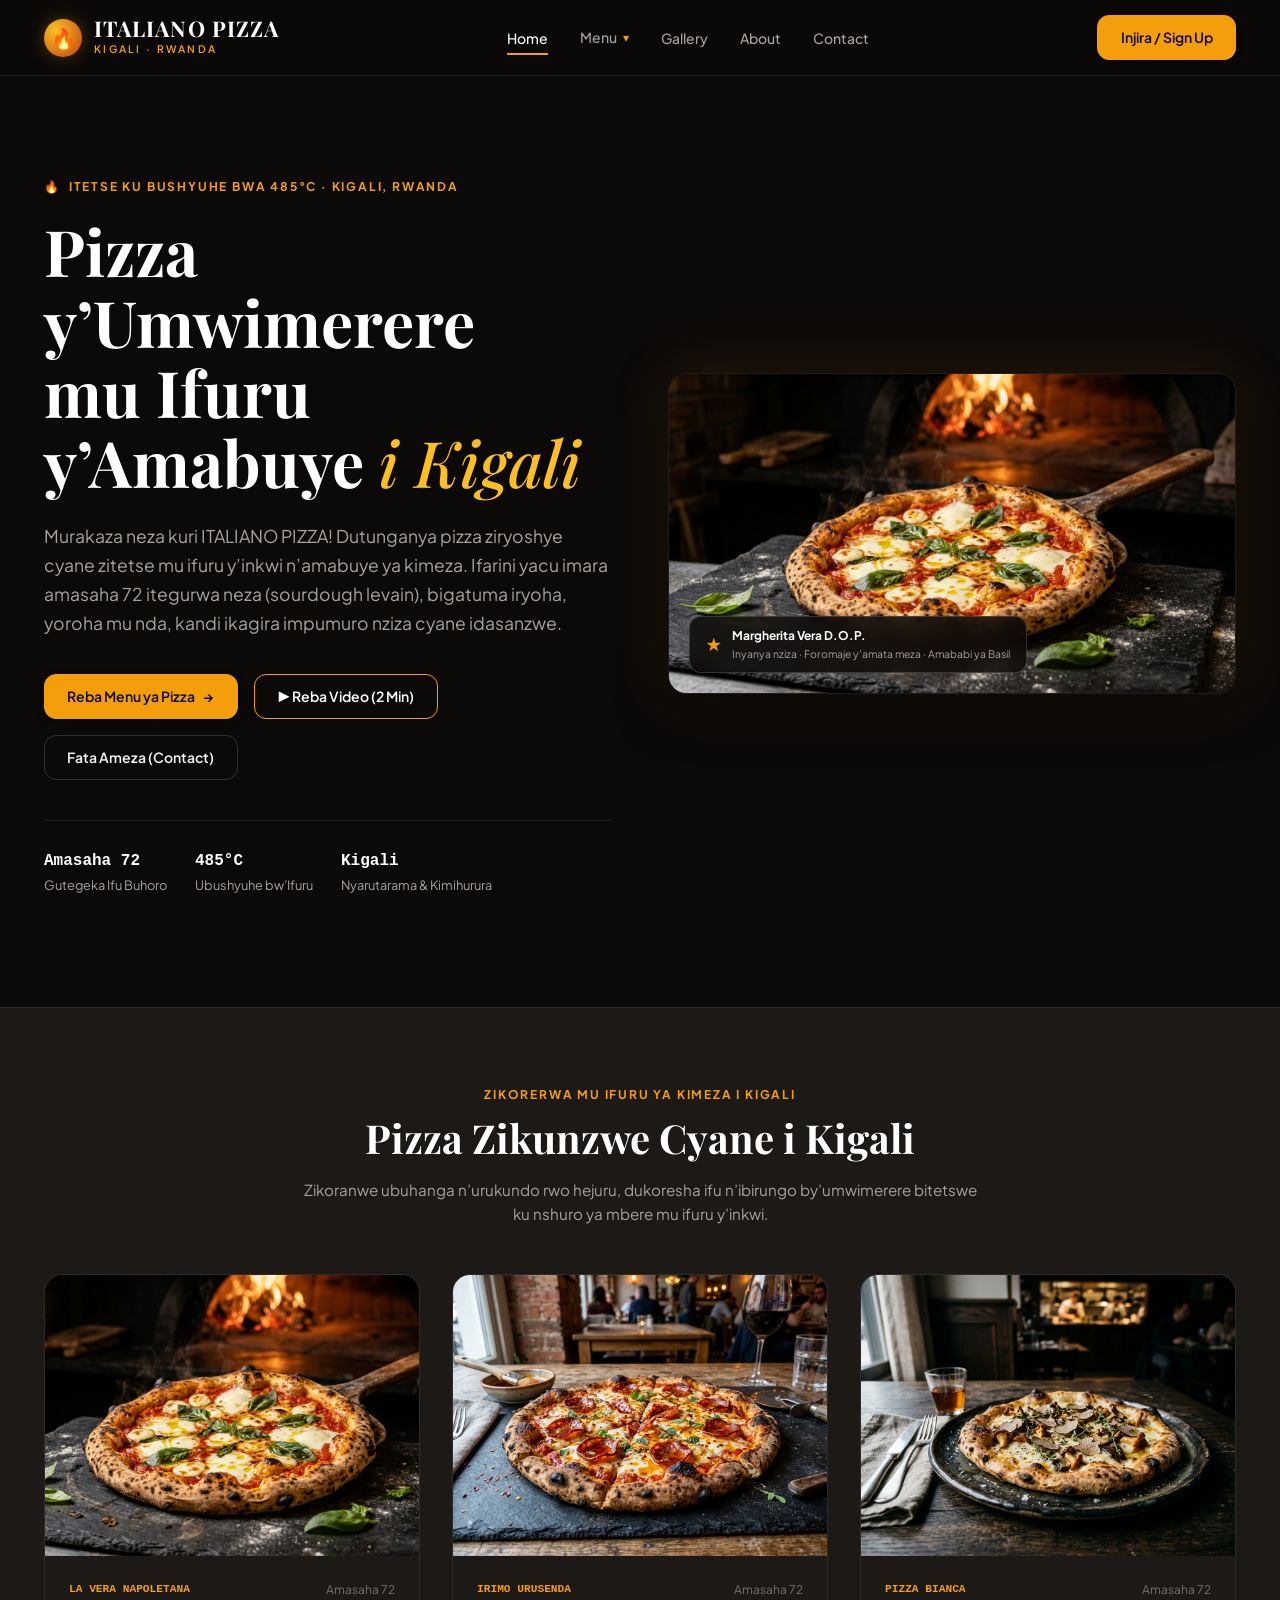
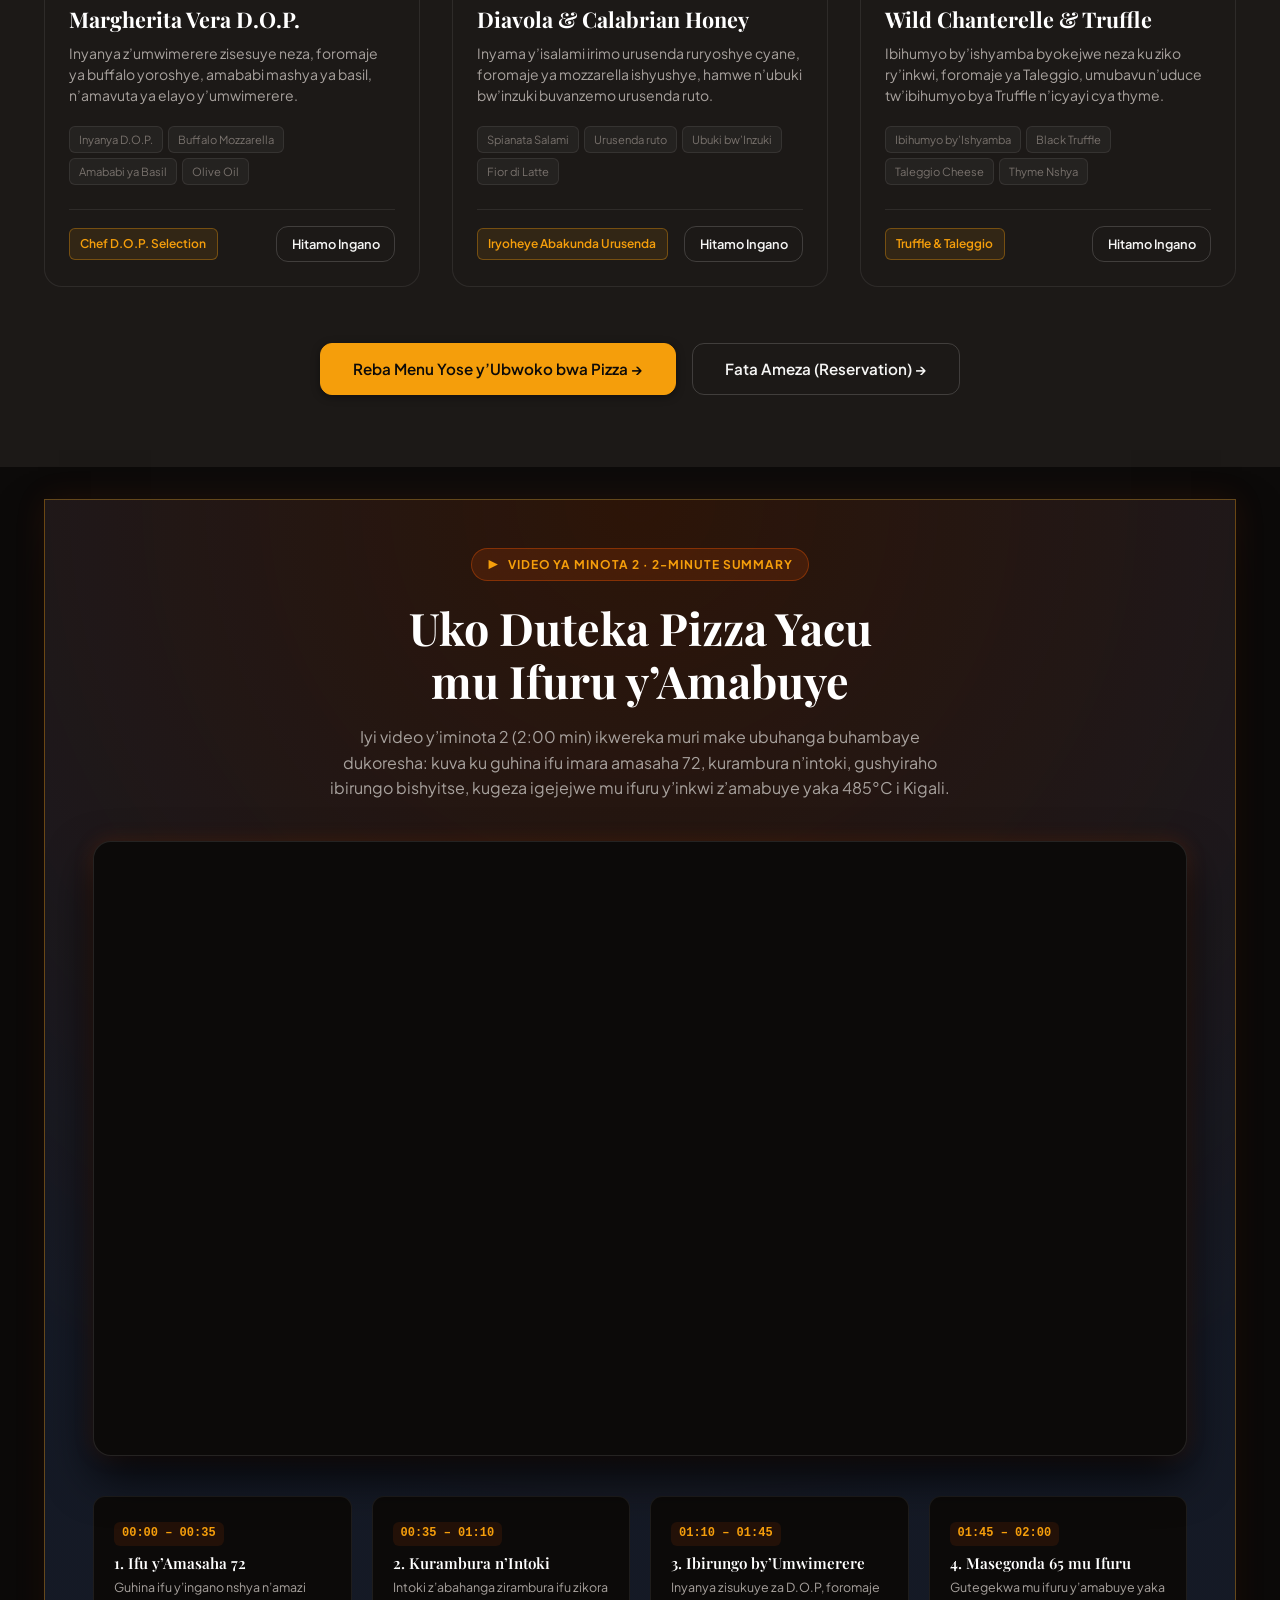
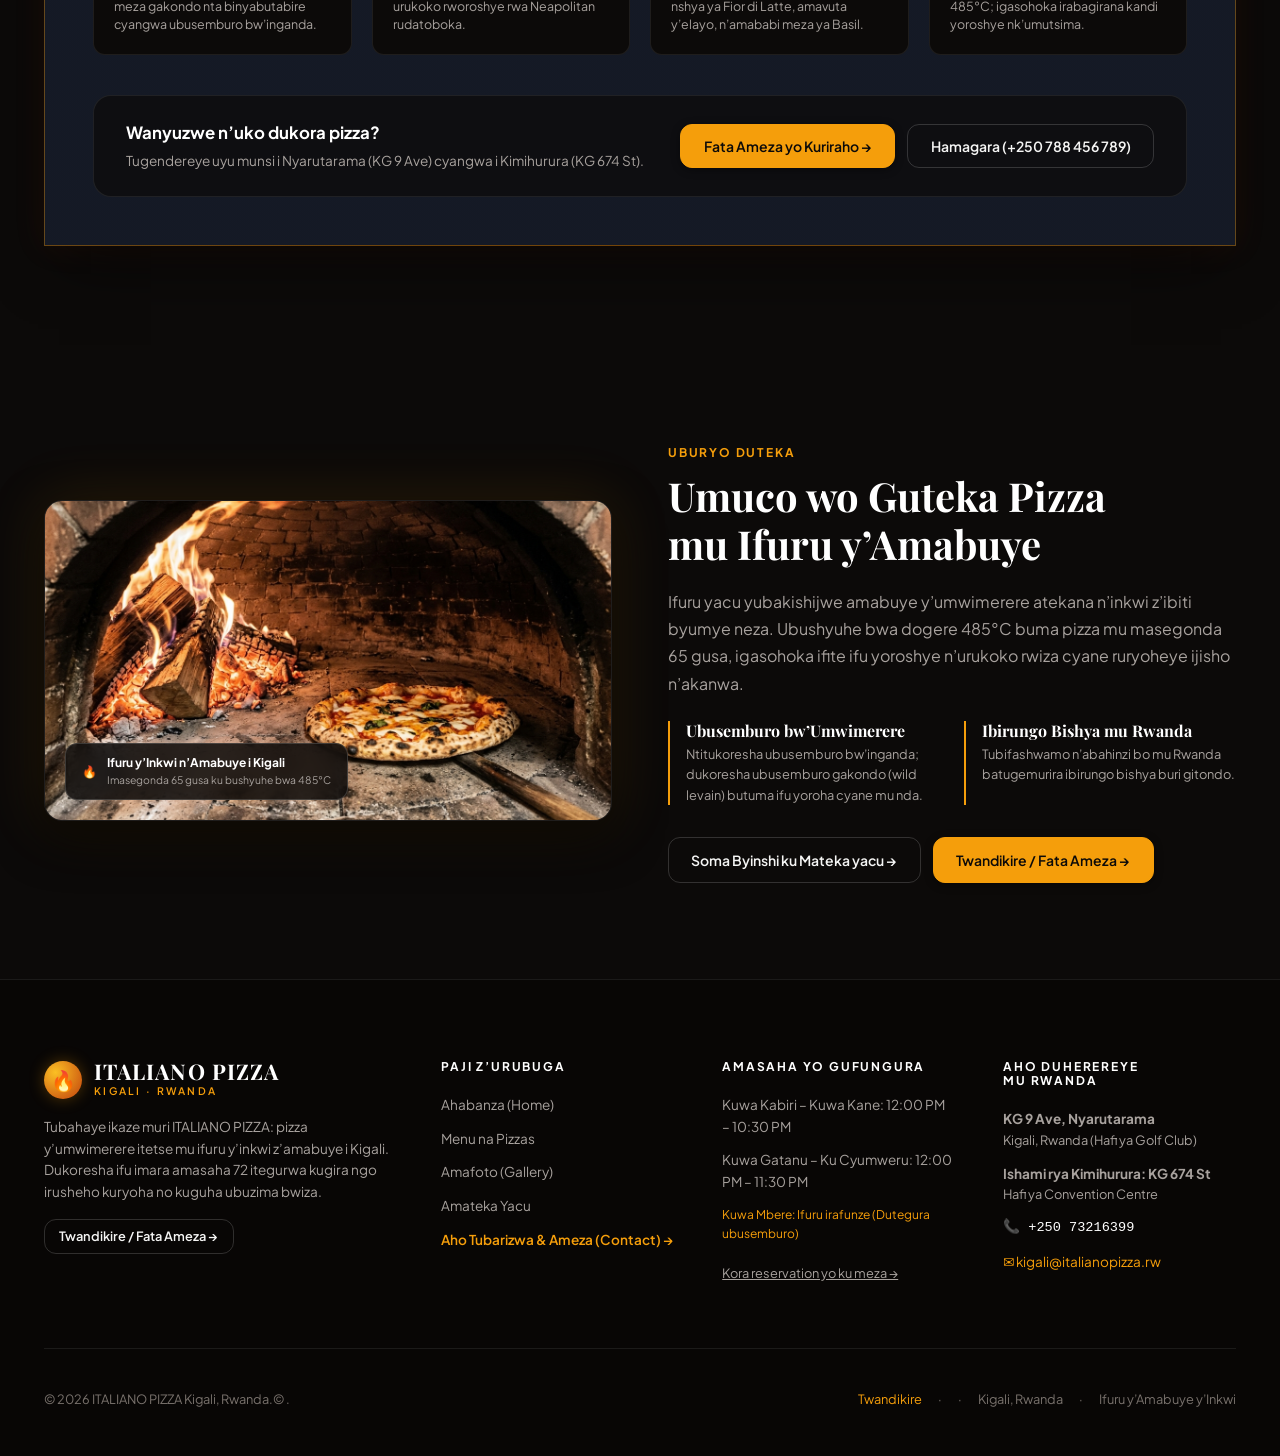
<file: index.html>
<!doctype html>
<html lang="en">
  <head>
    <meta charset="UTF-8" />
    <meta name="viewport" content="width=device-width, initial-scale=1.0" />
    <title>ITALIANO PIZZA Kigali | Pizza Nziza mu Ifuru y'Amabuye mu Rwanda</title>
    <meta name="description" content="ITALIANO PIZZA Kigali: Pizza nziza y'umwimerere itetse mu ifuru y'inkwi z'amabuye i Nyarutarama na Kimihurura, Kigali, Rwanda." />
    <meta property="og:title" content="ITALIANO PIZZA Kigali | Pizza y'Umwimerere mu Rwanda" />
    <meta property="og:description" content="ITALIANO PIZZA Kigali: Pizza nziza y'umwimerere itetse mu ifuru y'inkwi z'amabuye i Nyarutarama na Kimihurura, Kigali, Rwanda." />
    <meta property="og:type" content="website" />
    
    <!-- Google Fonts: Playfair Display & Plus Jakarta Sans -->
    <link rel="preconnect" href="https://fonts.googleapis.com">
    <link rel="preconnect" href="https://fonts.gstatic.com" crossorigin>
    <link href="https://fonts.googleapis.com/css2?family=Playfair+Display:ital,wght@0,500;0,600;0,700;1,400;1,600&family=Plus+Jakarta+Sans:wght@400;500;600;700&display=swap" rel="stylesheet">
    
    <!-- Modular CSS -->
    <link rel="stylesheet" href="css/style.css" />
  </head>
  <body>
    <!-- Hidden checkbox driving the Pure CSS Auth Modal (Zero JS) -->
    <input type="checkbox" id="auth-modal" class="modal-toggle" />
    
    <!-- Top Bar Navigation -->
    <header class="site-header">
      <div class="container header-inner">
        <!-- Zone 1: Brand Wordmark with Kigali Rwanda -->
        <a href="index.html" class="brand">
          <div class="brand-icon">🔥</div>
          <div class="brand-text">
            <span class="brand-title">ITALIANO PIZZA</span>
            <span class="brand-sub">Kigali &middot; Rwanda</span>
          </div>
        </a>

        <!-- Zone 2: Navigation Links WITH Pure CSS Hover Sub-Menu for Pizza Sizes -->
        <nav>
          <ul class="nav-menu">
            <li>
              <a href="index.html" class="nav-link active">Home</a>
            </li>
            
            <!-- Menu link with PURE CSS-ONLY HOVER SUB-MENU for Pizza Sizes -->
            <li class="has-dropdown">
              <a href="menu.html" class="nav-link">
                Menu <span class="dropdown-arrow">▾</span>
              </a>

              <!-- CSS-ONLY Hover Dropdown Menu: Zero JavaScript needed -->
              <div class="css-dropdown-menu">
                <div class="dropdown-header-bar">
                  <span class="dropdown-heading">Hitamo Ingano ya Pizza</span>
                  <span class="dropdown-tag">Kigali Sizes</span>
                </div>
                <div class="sizes-grid">
                  <a href="menu.html#size-personal" class="size-item-card">
                    <div class="size-top-row">
                      <span class="size-title">Personal 10&quot;</span>
                      <span class="size-inches">25 cm</span>
                    </div>
                    <span class="size-meta">Iduce 4 &middot; Umuntu 1 (Solo)</span>
                  </a>
                  <a href="menu.html#size-classic" class="size-item-card">
                    <div class="size-top-row">
                      <span class="size-title">Classic 12&quot;</span>
                      <span class="size-inches">30 cm</span>
                    </div>
                    <span class="size-meta">Iduce 6 &middot; Abantu 1–2</span>
                  </a>
                  <a href="menu.html#size-shared" class="size-item-card">
                    <div class="size-top-row">
                      <span class="size-title">Shared 14&quot;</span>
                      <span class="size-inches">35 cm</span>
                    </div>
                    <span class="size-meta">Iduce 8 &middot; Abantu 2–3</span>
                  </a>
                  <a href="menu.html#size-family" class="size-item-card">
                    <div class="size-top-row">
                      <span class="size-title">Grande Festa 18&quot;</span>
                      <span class="size-inches">45 cm</span>
                    </div>
                    <span class="size-meta">Iduce 12 &middot; Umuryango &amp; Inshuti</span>
                  </a>
                </div>
                <div class="dropdown-footer-bar">
                  <span>Ifu: Imara amasaha 72 itegurwa</span>
                  <a href="menu.html" class="dropdown-footer-link">Reba Menu Yose &rarr;</a>
                </div>
              </div>
            </li>

            <li>
              <a href="gallery.html" class="nav-link">Gallery</a>
            </li>
            <li>
              <a href="about.html" class="nav-link">About</a>
            </li>
            <li>
              <a href="contact.html" class="nav-link">Contact</a>
            </li>
          </ul>
        </nav>

        <!-- Zone 3: Primary Action -->
        <div class="header-actions">
          
          </a>
          <label for="auth-modal" class="btn btn-primary">
            <span>Injira / Sign Up</span>
          </label>
        </div>
      </div>
    </header>

    <!-- Main Content -->
    <main>
      <!-- Hero Section -->
      <section class="hero-section">
        <div class="container hero-grid">
          <!-- Text column -->
          <div class="animate-fade-in">
            <div class="hero-eyebrow">
              <span class="flame-icon">🔥</span>
              <span>Itetse ku bushyuhe bwa 485°C · Kigali, Rwanda</span>
            </div>
            <h1 class="hero-heading">
              Pizza y&rsquo;Umwimerere mu Ifuru y&rsquo;Amabuye <em>i Kigali</em>
            </h1>
            <p class="hero-lead">
              Murakaza neza kuri ITALIANO PIZZA! Dutunganya pizza ziryoshye cyane zitetse mu ifuru y&rsquo;inkwi n&rsquo;amabuye ya kimeza. 
              Ifarini yacu imara amasaha 72 itegurwa neza (sourdough levain), bigatuma iryoha, yoroha mu nda, kandi ikagira impumuro nziza cyane idasanzwe.
            </p>
            <div class="hero-actions">
              <a href="menu.html" class="btn btn-primary">
                <span>Reba Menu ya Pizza</span>
                <span>&rarr;</span>
              </a>
              <a href="#pizza-video" class="btn btn-outline" style="border-color: var(--color-amber-primary); color: #ffffff;">
                <span>▶ Reba Video (2 Min)</span>
              </a>
              <a href="contact.html" class="btn btn-outline">
                <span>Fata Ameza (Contact)</span>
              </a>
            </div>
            <div class="hero-proof-bar">
              <div class="proof-item">
                <strong>Amasaha 72</strong>
                <span>Gutegeka Ifu Buhoro</span>
              </div>
              <div class="proof-item">
                <strong>485°C</strong>
                <span>Ubushyuhe bw&rsquo;Ifuru</span>
              </div>
              <div class="proof-item">
                <strong>Kigali</strong>
                <span>Nyarutarama &amp; Kimihurura</span>
              </div>
            </div>
          </div>

          <!-- Hero Image column -->
          <div class="hero-visual-frame">
            <img 
              src="images/hero-margherita.jpg" 
              alt="Artisanal wood-fired Margherita pizza freshly baked in Kigali oven"
              class="hero-img"
              loading="eager"
            />
            <div class="hero-badge-overlay">
              <span style="color: var(--color-amber-primary); font-size: 1.1rem;">★</span>
              <div>
                <strong>Margherita Vera D.O.P.</strong>
                <div style="font-size: 0.65rem; color: var(--color-text-muted);">
                  Inyanya nziza &middot; Foromaje y&rsquo;amata meza &middot; Amababi ya Basil
                </div>
              </div>
            </div>
          </div>
        </div>
      </section>

      <!-- Signature Creations Grid with Kinyarwanda Descriptions -->
      <section style="padding: 4.5rem 0; background-color: var(--color-bg-surface); border-top: 1px solid var(--color-border-subtle);">
        <div class="container">
          <div style="text-align: center; max-width: 680px; margin: 0 auto 3rem;">
            <span style="color: var(--color-amber-primary); font-size: 0.75rem; font-weight: 700; letter-spacing: 0.15em; text-transform: uppercase;">
              Zikorerwa mu Ifuru ya Kimeza i Kigali
            </span>
            <h2 style="font-size: 2.5rem; margin-top: 0.5rem; margin-bottom: 1rem;">
              Pizza Zikunzwe Cyane i Kigali
            </h2>
            <p style="color: var(--color-text-muted); font-size: 0.95rem;">
              Zikoranwe ubuhanga n&rsquo;urukundo rwo hejuru, dukoresha ifu n&rsquo;ibirungo by&rsquo;umwimerere bitetswe ku nshuro ya mbere mu ifuru y&rsquo;inkwi.
            </p>
          </div>

          <div class="pizza-grid">
            <!-- Pizza Card 1 -->
            <article class="pizza-card card-hover-fx">
              <div class="card-img-wrap">
                <img src="images/hero-margherita.jpg" alt="Margherita Vera DOP Pizza" class="card-img" />
              </div>
              <div class="card-content">
                <div class="card-kicker-row">
                  <span class="card-kicker">La Vera Napoletana</span>
                  <span class="card-ferment">Amasaha 72</span>
                </div>
                <h3 class="card-title">Margherita Vera D.O.P.</h3>
                <p class="card-desc">
                  Inyanya z&rsquo;umwimerere zisesuye neza, foromaje ya buffalo yoroshye, amababi mashya ya basil, n&rsquo;amavuta ya elayo y&rsquo;umwimerere.
                </p>
                <div class="ingredients-list">
                  <span class="ingredient-item">Inyanya D.O.P.</span>
                  <span class="ingredient-item">Buffalo Mozzarella</span>
                  <span class="ingredient-item">Amababi ya Basil</span>
                  <span class="ingredient-item">Olive Oil</span>
                </div>
                <div class="card-footer">
                  <span class="card-tag-badge">Chef D.O.P. Selection</span>
                  <a href="menu.html#size-classic" class="btn btn-outline" style="padding: 0.45rem 0.9rem; font-size: 0.8rem;">
                    Hitamo Ingano
                  </a>
                </div>
              </div>
            </article>

            <!-- Pizza Card 2 -->
            <article class="pizza-card card-hover-fx">
              <div class="card-img-wrap">
                <img src="images/pizza-diavola.jpg" alt="Diavola & Calabrian Hot Honey Pizza" class="card-img" />
              </div>
              <div class="card-content">
                <div class="card-kicker-row">
                  <span class="card-kicker">Irimo Urusenda</span>
                  <span class="card-ferment">Amasaha 72</span>
                </div>
                <h3 class="card-title">Diavola &amp; Calabrian Honey</h3>
                <p class="card-desc">
                  Inyama y&rsquo;isalami irimo urusenda ruryoshye cyane, foromaje ya mozzarella ishyushye, hamwe n&rsquo;ubuki bw&rsquo;inzuki buvanzemo urusenda ruto.
                </p>
                <div class="ingredients-list">
                  <span class="ingredient-item">Spianata Salami</span>
                  <span class="ingredient-item">Urusenda ruto</span>
                  <span class="ingredient-item">Ubuki bw&rsquo;Inzuki</span>
                  <span class="ingredient-item">Fior di Latte</span>
                </div>
                <div class="card-footer">
                  <span class="card-tag-badge">Iryoheye Abakunda Urusenda</span>
                  <a href="menu.html#size-classic" class="btn btn-outline" style="padding: 0.45rem 0.9rem; font-size: 0.8rem;">
                    Hitamo Ingano
                  </a>
                </div>
              </div>
            </article>

            <!-- Pizza Card 3 -->
            <article class="pizza-card card-hover-fx">
              <div class="card-img-wrap">
                <img src="images/pizza-truffle.jpg" alt="Wild Chanterelle and Black Truffle Pizza" class="card-img" />
              </div>
              <div class="card-content">
                <div class="card-kicker-row">
                  <span class="card-kicker">Pizza Bianca</span>
                  <span class="card-ferment">Amasaha 72</span>
                </div>
                <h3 class="card-title">Wild Chanterelle &amp; Truffle</h3>
                <p class="card-desc">
                  Ibihumyo by&rsquo;ishyamba byokejwe neza ku ziko ry&rsquo;inkwi, foromaje ya Taleggio, umubavu n&rsquo;uduce tw&rsquo;ibihumyo bya Truffle n&rsquo;icyayi cya thyme.
                </p>
                <div class="ingredients-list">
                  <span class="ingredient-item">Ibihumyo by&rsquo;Ishyamba</span>
                  <span class="ingredient-item">Black Truffle</span>
                  <span class="ingredient-item">Taleggio Cheese</span>
                  <span class="ingredient-item">Thyme Nshya</span>
                </div>
                <div class="card-footer">
                  <span class="card-tag-badge">Truffle &amp; Taleggio</span>
                  <a href="menu.html#size-classic" class="btn btn-outline" style="padding: 0.45rem 0.9rem; font-size: 0.8rem;">
                    Hitamo Ingano
                  </a>
                </div>
              </div>
            </article>
          </div>

          <div style="text-align: center; margin-top: 3.5rem; display: flex; justify-content: center; gap: 1rem; flex-wrap: wrap;">
            <a href="menu.html" class="btn btn-primary" style="padding: 0.8rem 2rem; font-size: 0.95rem;">
              <span>Reba Menu Yose y&rsquo;Ubwoko bwa Pizza &rarr;</span>
            </a>
            <a href="contact.html" class="btn btn-outline" style="padding: 0.8rem 2rem; font-size: 0.95rem;">
              <span>Fata Ameza (Reservation) &rarr;</span>
            </a>
          </div>
        </div>
      </section>

      <!-- 2-Minute Interactive Pizza Making Video Theater Section -->
      <section id="pizza-video" style="padding: 2rem 0 6rem;">
        <div class="container">
          <div class="video-theater-wrapper">
            <!-- Header -->
            <div class="video-theater-header">
              <span class="video-badge-pill">
                <span>▶</span>
                <span>Video ya Minota 2 &middot; 2-Minute Summary</span>
              </span>
              <h2 style="font-size: clamp(2rem, 4vw, 2.8rem); margin-top: 0.5rem; margin-bottom: 1rem;">
                Uko Duteka Pizza Yacu mu Ifuru y&rsquo;Amabuye
              </h2>
              <p style="color: var(--color-text-muted); font-size: 1rem; line-height: 1.6; max-width: 640px; margin: 0 auto;">
                Iyi video y&rsquo;iminota 2 (2:00 min) ikwereka muri make ubuhanga buhambaye dukoresha: kuva ku guhina ifu imara amasaha 72, 
                kurambura n&rsquo;intoki, gushyiraho ibirungo bishyitse, kugeza igejejwe mu ifuru y&rsquo;inkwi z&rsquo;amabuye yaka 485°C i Kigali.
              </p>
            </div>

            <!-- Video Player Frame -->
            <div class="video-frame-container">
              <iframe 
                src="https://www.youtube-nocookie.com/embed/C11VOwmeAUI?rel=0&modestbranding=1" 
                title="ITALIANO PIZZA - Artisanal Wood-Fired Pizza Making Process" 
                allow="accelerometer; autoplay; clipboard-write; encrypted-media; gyroscope; picture-in-picture; web-share" 
                allowfullscreen>
              </iframe>
            </div>

            <!-- Video Chapters / Process Breakdown for Client Interaction -->
            <div class="video-chapters-grid">
              <!-- Chapter 1 -->
              <div class="video-chapter-card">
                <span class="chapter-time">00:00 &ndash; 00:35</span>
                <h4 class="chapter-title">1. Ifu y&rsquo;Amasaha 72</h4>
                <p class="chapter-desc">
                  Guhina ifu y&rsquo;ingano nshya n&rsquo;amazi meza gakondo nta binyabutabire cyangwa ubusemburo bw&rsquo;inganda.
                </p>
              </div>

              <!-- Chapter 2 -->
              <div class="video-chapter-card">
                <span class="chapter-time">00:35 &ndash; 01:10</span>
                <h4 class="chapter-title">2. Kurambura n&rsquo;Intoki</h4>
                <p class="chapter-desc">
                  Intoki z&rsquo;abahanga zirambura ifu zikora urukoko rworoshye rwa Neapolitan rudatoboka.
                </p>
              </div>

              <!-- Chapter 3 -->
              <div class="video-chapter-card">
                <span class="chapter-time">01:10 &ndash; 01:45</span>
                <h4 class="chapter-title">3. Ibirungo by&rsquo;Umwimerere</h4>
                <p class="chapter-desc">
                  Inyanya zisukuye za D.O.P, foromaje nshya ya Fior di Latte, amavuta y&rsquo;elayo, n&rsquo;amababi meza ya Basil.
                </p>
              </div>

              <!-- Chapter 4 -->
              <div class="video-chapter-card">
                <span class="chapter-time">01:45 &ndash; 02:00</span>
                <h4 class="chapter-title">4. Masegonda 65 mu Ifuru</h4>
                <p class="chapter-desc">
                  Gutegekwa mu ifuru y&rsquo;amabuye yaka 485°C; igasohoka irabagirana kandi yoroshye nk&rsquo;umutsima.
                </p>
              </div>
            </div>

            <!-- Customer Engagement Action Bar -->
            <div style="background: rgba(12, 10, 9, 0.7); border: 1px solid var(--color-border-subtle); border-radius: var(--radius-lg); padding: 1.5rem 2rem; display: flex; align-items: center; justify-content: space-between; flex-wrap: wrap; gap: 1rem;">
              <div>
                <strong style="color: #ffffff; font-size: 1.05rem; display: block;">Wanyuzwe n&rsquo;uko dukora pizza?</strong>
                <span style="font-size: 0.85rem; color: var(--color-text-muted);">Tugendereye uyu munsi i Nyarutarama (KG 9 Ave) cyangwa i Kimihurura (KG 674 St).</span>
              </div>
              <div style="display: flex; gap: 0.75rem; flex-wrap: wrap;">
                <a href="contact.html" class="btn btn-primary" style="padding: 0.6rem 1.4rem;">
                  <span>Fata Ameza yo Kuriraho &rarr;</span>
                </a>
                <a href="tel:+250788456789" class="btn btn-outline" style="padding: 0.6rem 1.4rem;">
                  <span>Hamagara (+250 788 456 789)</span>
                </a>
              </div>
            </div>
          </div>
        </div>
      </section>

      <!-- Craftsmanship / Oven Story Section in Kinyarwanda -->
      <section style="padding: 6rem 0;">
        <div class="container hero-grid">
          <div class="hero-visual-frame">
            <img 
              src="images/wood-oven.jpg" 
              alt="Artisanal brick wood-fired pizza oven interior in Kigali with glowing embers" 
              class="hero-img"
              loading="lazy"
            />
            <div class="hero-badge-overlay">
              <span style="color: var(--color-amber-primary);">🔥</span>
              <div>
                <strong>Ifuru y&rsquo;Inkwi n&rsquo;Amabuye i Kigali</strong>
                <div style="font-size: 0.65rem; color: var(--color-text-muted);">Imasegonda 65 gusa ku bushyuhe bwa 485°C</div>
              </div>
            </div>
          </div>

          <div>
            <span style="color: var(--color-amber-primary); font-size: 0.75rem; font-weight: 700; letter-spacing: 0.15em; text-transform: uppercase;">
              Uburyo Duteka
            </span>
            <h2 style="font-size: 2.5rem; margin-top: 0.5rem; margin-bottom: 1.25rem;">
              Umuco wo Guteka Pizza mu Ifuru y&rsquo;Amabuye
            </h2>
            <p style="color: var(--color-text-muted); font-size: 1rem; line-height: 1.7; margin-bottom: 1.5rem;">
              Ifuru yacu yubakishijwe amabuye y&rsquo;umwimerere atekana n&rsquo;inkwi z&rsquo;ibiti byumye neza. 
              Ubushyuhe bwa dogere 485°C buma pizza mu masegonda 65 gusa, igasohoka ifite ifu yoroshye n&rsquo;urukoko rwiza cyane ruryoheye ijisho n&rsquo;akanwa.
            </p>
            <div style="display: grid; grid-template-columns: 1fr 1fr; gap: 1.5rem; margin-bottom: 2rem;">
              <div style="border-left: 2px solid var(--color-amber-primary); padding-left: 1rem;">
                <h4 style="font-size: 1rem; color: #ffffff; margin-bottom: 0.25rem;">Ubusemburo bw&rsquo;Umwimerere</h4>
                <p style="font-size: 0.8rem; color: var(--color-text-muted);">
                  Ntitukoresha ubusemburo bw&rsquo;inganda; dukoresha ubusemburo gakondo (wild levain) butuma ifu yoroha cyane mu nda.
                </p>
              </div>
              <div style="border-left: 2px solid var(--color-amber-primary); padding-left: 1rem;">
                <h4 style="font-size: 1rem; color: #ffffff; margin-bottom: 0.25rem;">Ibirungo Bishya mu Rwanda</h4>
                <p style="font-size: 0.8rem; color: var(--color-text-muted);">
                  Tubifashwamo n&rsquo;abahinzi bo mu Rwanda batugemurira ibirungo bishya buri gitondo.
                </p>
              </div>
            </div>
            <div style="display: flex; gap: 0.75rem; flex-wrap: wrap;">
              <a href="about.html" class="btn btn-outline">
                <span>Soma Byinshi ku Mateka yacu &rarr;</span>
              </a>
              <a href="contact.html" class="btn btn-primary">
                <span>Twandikire / Fata Ameza &rarr;</span>
              </a>
            </div>
          </div>
        </div>
      </section>
    </main>

    <!-- Pure CSS Auth Modal (Login / Sign Up) -->
    <div class="css-modal">
      <label for="auth-modal" class="modal-backdrop-label" title="Funga"></label>
      
      <input type="radio" name="auth-tab" id="auth-tab-login" class="tab-radio" checked />
      <input type="radio" name="auth-tab" id="auth-tab-signup" class="tab-radio" />

      <div class="modal-dialog">
        <div class="modal-header">
          <div>
            <span class="modal-kicker">ITALIANO PIZZA Kigali</span>
            <h3 class="modal-title">Injira cyangwa Iyandikishe</h3>
          </div>
          <label for="auth-modal" class="modal-close-btn" title="Funga">&times;</label>
        </div>

        <div class="tab-nav">
          <label for="auth-tab-login" class="tab-label">Injira (Sign In)</label>
          <label for="auth-tab-signup" class="tab-label">Fungura Konti</label>
        </div>

        <!-- Login Panel -->
        <div id="panel-login" class="auth-panel">
          <form action="/menu.html" method="get">
            <div class="form-group">
              <label class="form-label" for="login-email">Imeyili (Email)</label>
              <input type="email" id="login-email" class="form-input" required placeholder="umukiriya@fornoantico.rw" />
            </div>
            <div class="form-group">
              <label class="form-label" for="login-password">Ijambobanga (Password)</label>
              <input type="password" id="login-password" class="form-input" required placeholder="••••••••" />
            </div>
            <button type="submit" class="btn btn-primary" style="width: 100%; padding: 0.75rem; margin-top: 0.5rem;">
              <span>Injira Muri Konti Yawe</span>
            </button>
            <p class="form-footer-note">
              Ukeneye ubufasha cyangwa gutumiza? <a href="contact.html" style="color: var(--color-amber-primary); text-decoration: underline;">Twandikire hano &rarr;</a>
            </p>
          </form>
        </div>

        <!-- Sign Up Panel -->
        <div id="panel-signup" class="auth-panel">
          <form action="/menu.html" method="get">
            <div class="form-group">
              <label class="form-label" for="signup-name">Amazina Yombi</label>
              <input type="text" id="signup-name" class="form-input" required placeholder="Jean Claude Mugisha" />
            </div>
            <div class="form-group">
              <label class="form-label" for="signup-email">Imeyili (Email)</label>
              <input type="email" id="signup-email" class="form-input" required placeholder="mugisha@example.rw" />
            </div>
            <div class="form-group">
              <label class="form-label" for="signup-password">Shyiraho Ijambobanga</label>
              <input type="password" id="signup-password" class="form-input" required placeholder="••••••••" />
            </div>
            <button type="submit" class="btn btn-primary" style="width: 100%; padding: 0.75rem; margin-top: 0.5rem;">
              <span>Fungura Konti Nshya</span>
            </button>
            <p class="form-footer-note">
              Ibibazo? <a href="contact.html" style="color: var(--color-amber-primary); text-decoration: underline;">Hamagara cyangwa utwandikire &rarr;</a>
            </p>
          </form>
        </div>
      </div>
    </div>

    <!-- Mobile Navigation Bar -->
    <div class="mobile-nav-bar">
      <a href="index.html" class="mobile-nav-link active">Home</a>
      <a href="menu.html" class="mobile-nav-link">Menu</a>
      <a href="gallery.html" class="mobile-nav-link">Gallery</a>
      <a href="about.html" class="mobile-nav-link">About</a>
      <a href="contact.html" class="mobile-nav-link">Contact</a>
    </div>

    <!-- Site Footer with RWANDA ADDRESS -->
    <footer class="site-footer">
      <div class="container">
                
        <div class="footer-grid">
          <div class="footer-col">
            <div class="brand" style="margin-bottom: 1rem;">
              <div class="brand-icon">🔥</div>
              <div class="brand-text">
                <span class="brand-title">ITALIANO PIZZA</span>
                <span class="brand-sub">Kigali &middot; Rwanda</span>
              </div>
            </div>
            <p style="font-size: 0.85rem; line-height: 1.6; color: var(--color-text-muted); margin-bottom: 1rem;">
              Tubahaye ikaze muri ITALIANO PIZZA: pizza y&rsquo;umwimerere itetse mu ifuru y&rsquo;inkwi z&rsquo;amabuye i Kigali. 
              Dukoresha ifu imara amasaha 72 itegurwa kugira ngo irusheho kuryoha no kuguha ubuzima bwiza.
            </p>
            <a href="contact.html" class="btn btn-outline" style="padding: 0.4rem 0.9rem; font-size: 0.8rem;">
              <span>Twandikire / Fata Ameza &rarr;</span>
            </a>
          </div>

          <div class="footer-col">
            <h4>Paji z&rsquo;Urubuga</h4>
            <div class="footer-links">
              <a href="index.html">Ahabanza (Home)</a>
              <a href="menu.html">Menu na Pizzas</a>
              <a href="gallery.html">Amafoto (Gallery)</a>
              <a href="about.html">Amateka Yacu</a>
              <a href="contact.html" style="color: var(--color-amber-primary); font-weight: 600;">Aho Tubarizwa &amp; Ameza (Contact) &rarr;</a>
            </div>
          </div>

          <div class="footer-col">
            <h4>Amasaha yo Gufungura</h4>
            <div class="footer-links">
              <p>Kuwa Kabiri &ndash; Kuwa Kane: 12:00 PM &ndash; 10:30 PM</p>
              <p>Kuwa Gatanu &ndash; Ku Cyumweru: 12:00 PM &ndash; 11:30 PM</p>
              <p style="color: var(--color-amber-primary); font-size: 0.75rem;">Kuwa Mbere: Ifuru irafunze (Dutegura ubusemburo)</p>
              <a href="contact.html" style="color: var(--color-text-muted); font-size: 0.8rem; text-decoration: underline; margin-top: 0.5rem; display: inline-block;">
                Kora reservation yo ku meza &rarr;
              </a>
            </div>
          </div>

          <div class="footer-col">
            <h4>Aho Duherereye mu Rwanda</h4>
            <div class="footer-links">
              <a href="contact.html" style="display: block;">
                <strong>KG 9 Ave, Nyarutarama</strong>
                <span style="display: block; color: var(--color-text-muted); font-size: 0.8rem;">Kigali, Rwanda (Hafi ya Golf Club)</span>
              </a>
              <a href="contact.html" style="display: block;">
                <strong>Ishami rya Kimihurura: KG 674 St</strong>
                <span style="display: block; color: var(--color-text-muted); font-size: 0.8rem;">Hafi ya Convention Centre</span>
              </a>
              <a href="tel:+250788456789" style="font-family: var(--font-mono); color: #ffffff; display: block;">
                📞 +250 73216399 
              </a>
              <a href="mailto:kigali@italianopizza.rw" style="color: var(--color-amber-primary); display: block;">
                ✉️ kigali@italianopizza.rw
              </a>
            </div>
          </div>
        </div>

        <div class="footer-bottom">
          <p>&copy; 2026 ITALIANO PIZZA Kigali, Rwanda.&copy; .</p>
          <div style="display: flex; gap: 1rem;">
            <a href="contact.html" style="color: var(--color-amber-primary);">Twandikire</a>
            <span>&middot;</span>
            
            <span>&middot;</span>
            <span>Kigali, Rwanda</span>
            <span>&middot;</span>
            <span>Ifuru y&rsquo;Amabuye y&rsquo;Inkwi</span>
          </div>
        </div>
      </div>
    </footer>
  </body>
</html>
</file>
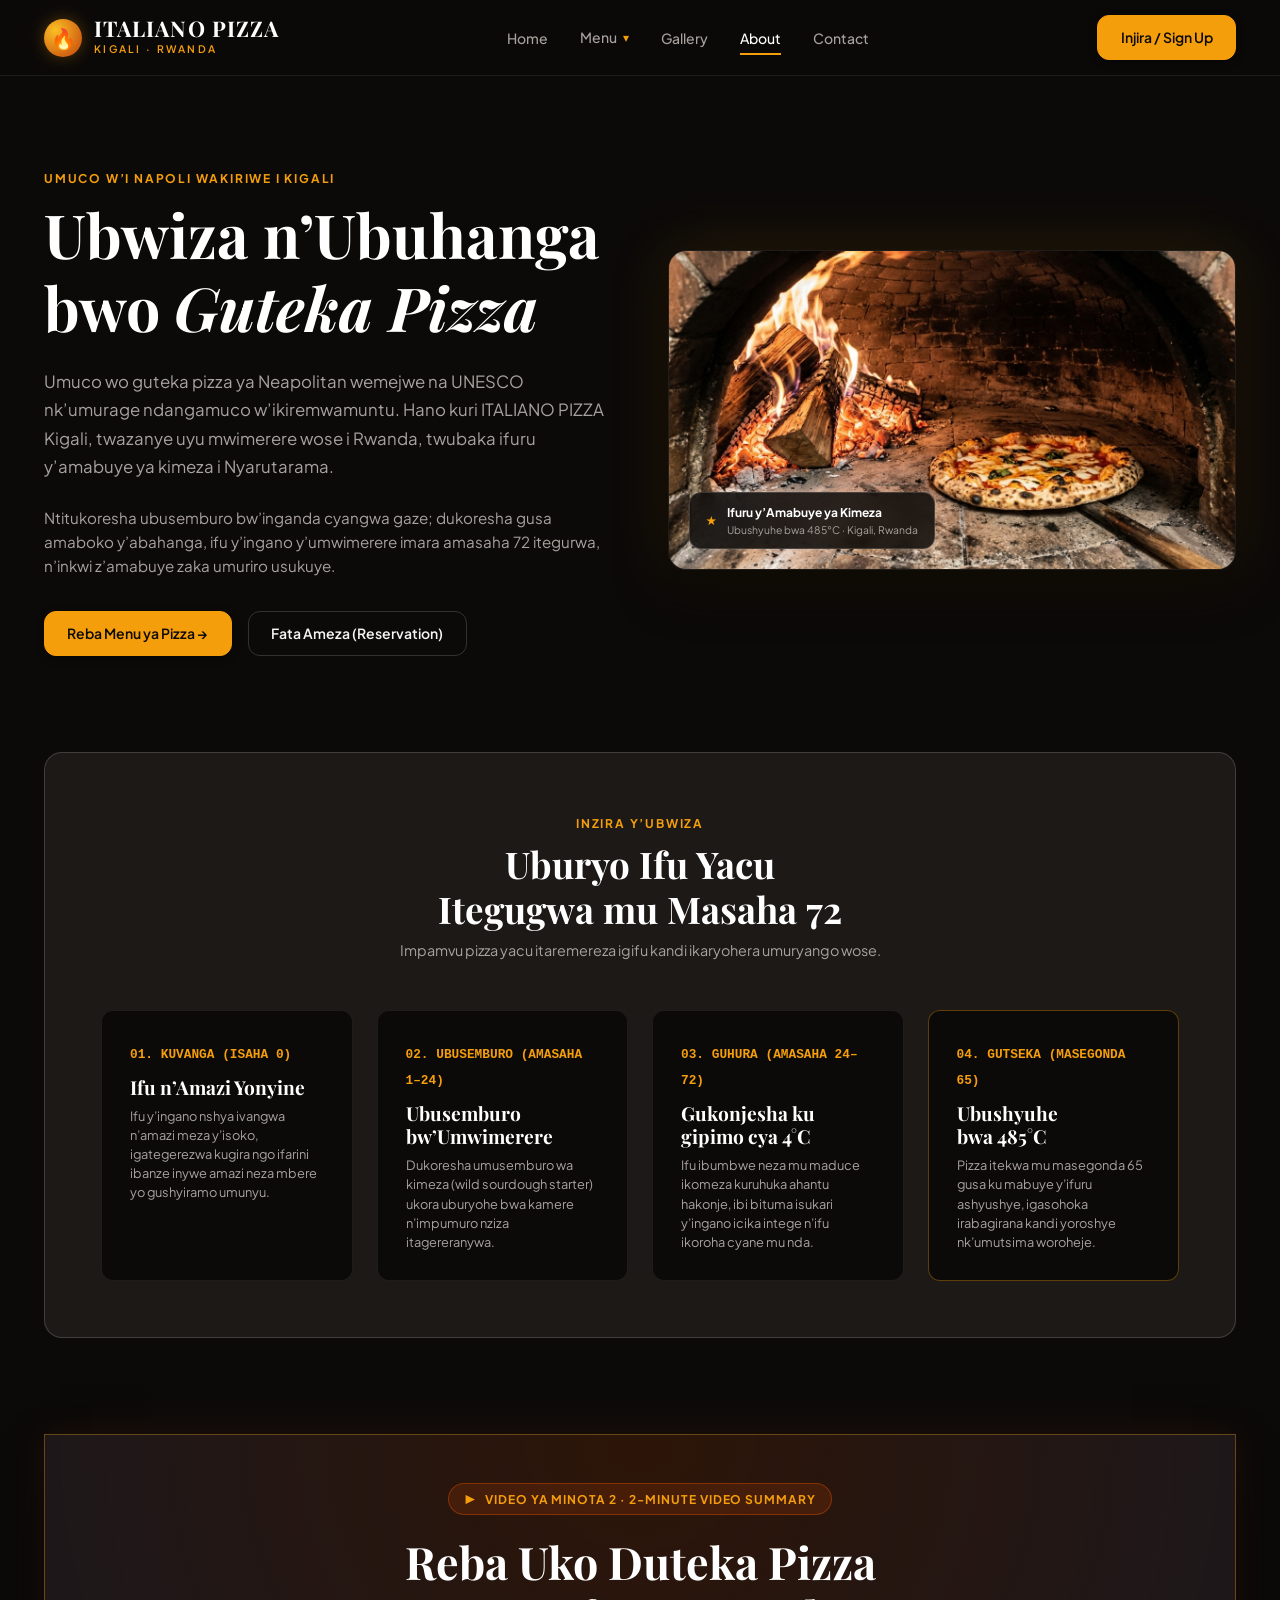
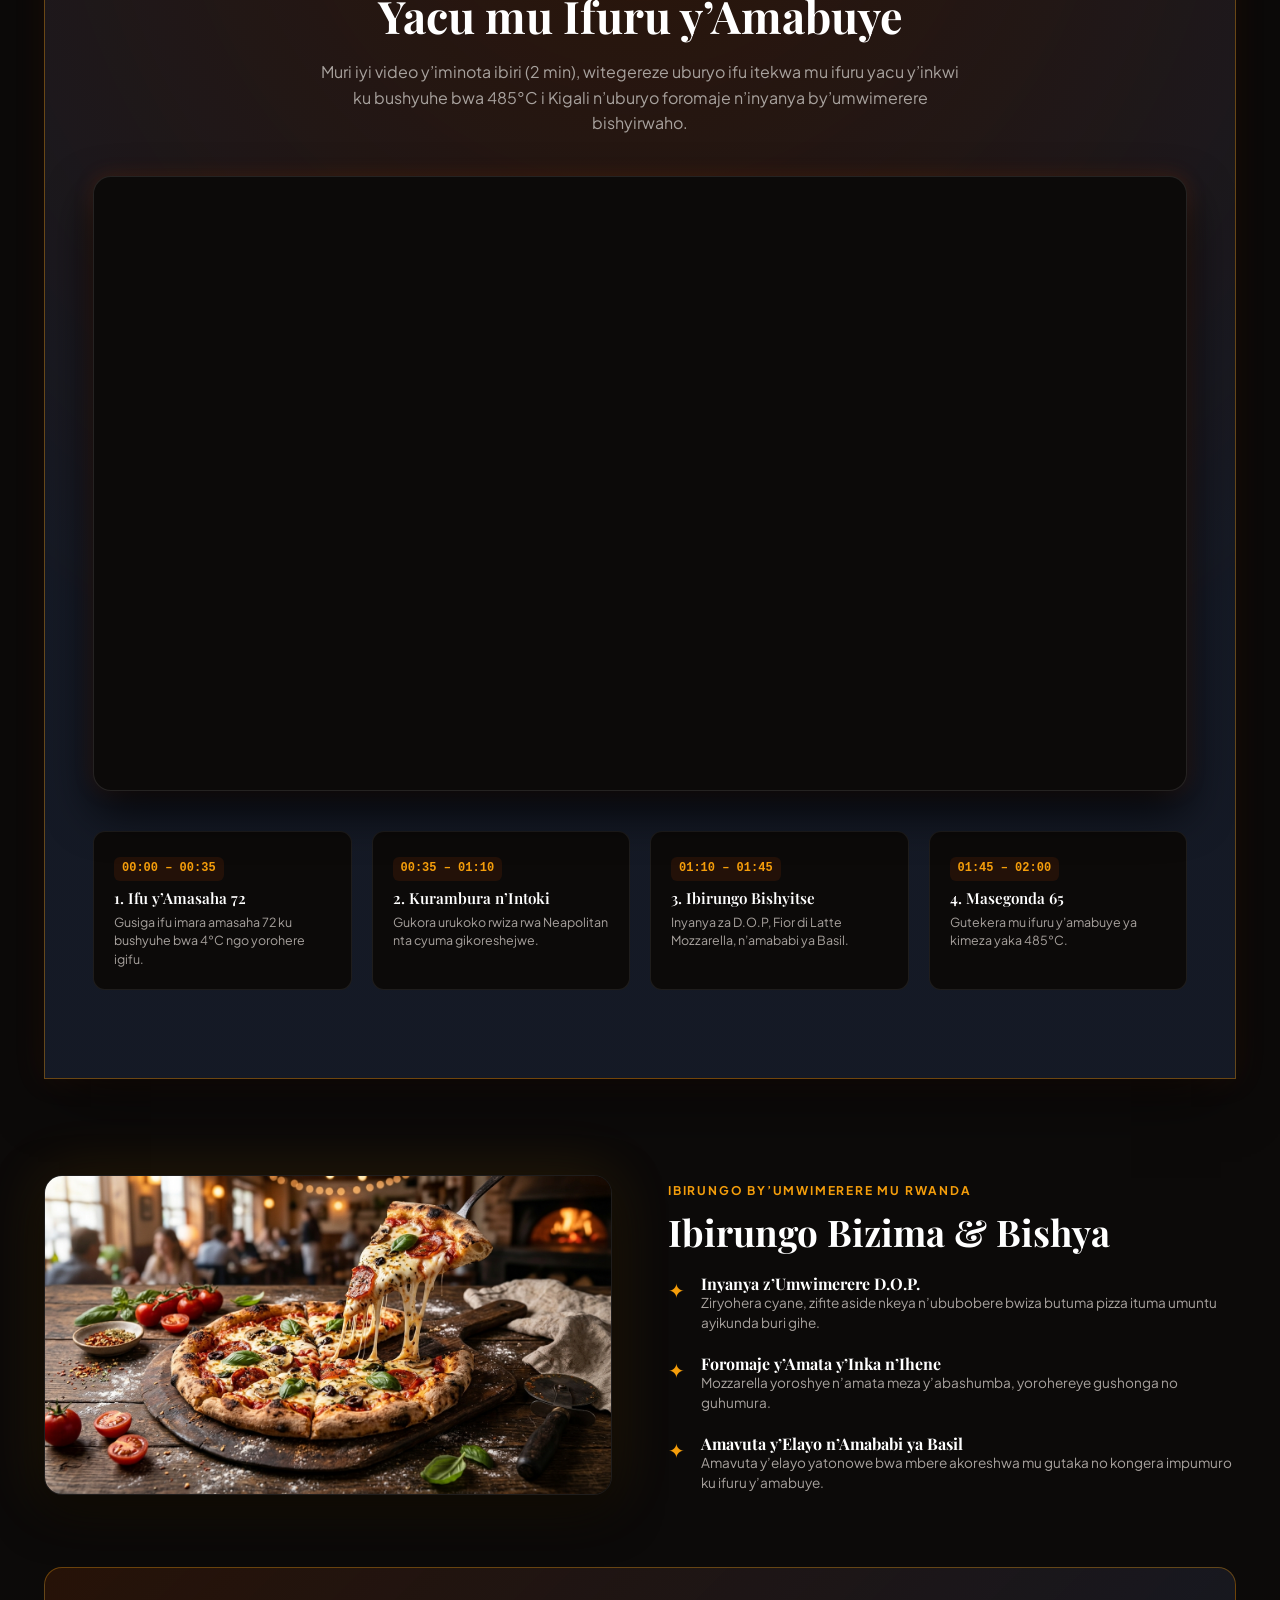
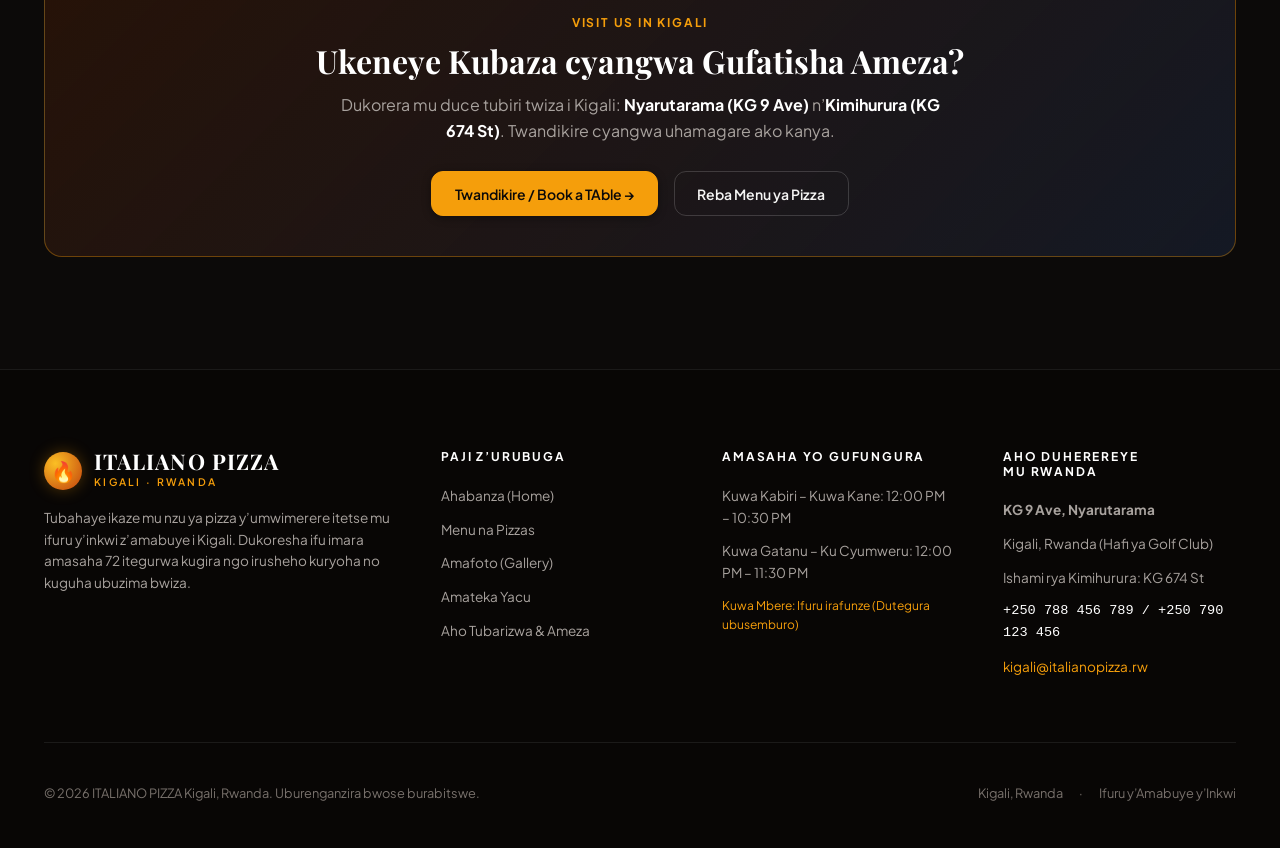
<file: about.html>
<!doctype html>
<html lang="en">
  <head>
    <meta charset="UTF-8" />
    <meta name="viewport" content="width=device-width, initial-scale=1.0" />
    <title>Amateka Yacu n'Uburyo Dutegura Ifu | ITALIANO PIZZA Kigali</title>
    <meta name="description" content="Menya amateka n'uburyo dutegura ifu ya pizza mu masaha 72 mu ifuru y'inkwi z'amabuye muri ITALIANO PIZZA i Kigali, Rwanda." />
    
    <!-- Google Fonts -->
    <link rel="preconnect" href="https://fonts.googleapis.com">
    <link rel="preconnect" href="https://fonts.gstatic.com" crossorigin>
    <link href="https://fonts.googleapis.com/css2?family=Playfair+Display:ital,wght@0,500;0,600;0,700;1,400;1,600&family=Plus+Jakarta+Sans:wght@400;500;600;700&display=swap" rel="stylesheet">
    
    <!-- Modular CSS -->
    <link rel="stylesheet" href="css/style.css" />
  </head>
  <body>
    <!-- Hidden checkbox driving the Pure CSS Auth Modal (Zero JS) -->
    <input type="checkbox" id="auth-modal" class="modal-toggle" />

    <!-- Site Header -->
    <header class="site-header">
      <div class="container header-inner">
        <!-- Zone 1: Brand Wordmark -->
        <a href="index.html" class="brand">
          <div class="brand-icon">🔥</div>
          <div class="brand-text">
            <span class="brand-title">ITALIANO PIZZA</span>
            <span class="brand-sub">Kigali &middot; Rwanda</span>
          </div>
        </a>

        <!-- Zone 2: Navigation Links WITH Pure CSS Hover Sub-Menu for Pizza Sizes -->
        <nav>
          <ul class="nav-menu">
            <li>
              <a href="index.html" class="nav-link">Home</a>
            </li>
            
            <li class="has-dropdown">
              <a href="menu.html" class="nav-link">
                Menu <span class="dropdown-arrow">▾</span>
              </a>

              <!-- CSS-ONLY Hover Dropdown Sub-Menu -->
              <div class="css-dropdown-menu">
                <div class="dropdown-header-bar">
                  <span class="dropdown-heading">Ingano za Pizza i Kigali</span>
                  <span class="dropdown-tag">CSS Hover Nav</span>
                </div>
                <div class="sizes-grid">
                  <a href="menu.html#size-personal" class="size-item-card">
                    <div class="size-top-row">
                      <span class="size-title">Personal 10&quot;</span>
                      <span class="size-inches">25 cm</span>
                    </div>
                    <span class="size-meta">Iduce 4 &middot; Umuntu 1 (Solo)</span>
                  </a>
                  <a href="menu.html#size-classic" class="size-item-card">
                    <div class="size-top-row">
                      <span class="size-title">Classic 12&quot;</span>
                      <span class="size-inches">30 cm</span>
                    </div>
                    <span class="size-meta">Iduce 6 &middot; Abantu 1–2</span>
                  </a>
                  <a href="menu.html#size-shared" class="size-item-card">
                    <div class="size-top-row">
                      <span class="size-title">Shared 14&quot;</span>
                      <span class="size-inches">35 cm</span>
                    </div>
                    <span class="size-meta">Iduce 8 &middot; Abantu 2–3</span>
                  </a>
                  <a href="menu.html#size-family" class="size-item-card">
                    <div class="size-top-row">
                      <span class="size-title">Grande Festa 18&quot;</span>
                      <span class="size-inches">45 cm</span>
                    </div>
                    <span class="size-meta">Iduce 12 &middot; Umuryango &amp; Inshuti</span>
                  </a>
                </div>
                <div class="dropdown-footer-bar">
                  <span>Ifu: Amasaha 72 yo gutegura ifu</span>
                  <a href="menu.html" class="dropdown-footer-link">Reba Menu Yose &rarr;</a>
                </div>
              </div>
            </li>

            <li>
              <a href="gallery.html" class="nav-link">Gallery</a>
            </li>
            <li>
              <a href="about.html" class="nav-link active">About</a>
            </li>
            <li>
              <a href="contact.html" class="nav-link">Contact</a>
            </li>
          </ul>
        </nav>

        <!-- Zone 3: Primary Action -->
        <div class="header-actions">
          
          <label for="auth-modal" class="btn btn-primary">
            <span>Injira / Sign Up</span>
          </label>
        </div>
      </div>
    </header>

    <!-- Main Content -->
    <main style="padding: 5.5rem 0 7rem;">
      <div class="container">
        <!-- Hero Story in Kinyarwanda -->
        <div class="hero-grid" style="margin-bottom: 6rem;">
          <div>
            <span style="color: var(--color-amber-primary); font-size: 0.75rem; font-weight: 700; letter-spacing: 0.15em; text-transform: uppercase;">
              Umuco w&rsquo;i Napoli Wakiriwe i Kigali
            </span>
            <h1 style="font-size: clamp(2.5rem, 5vw, 3.8rem); margin-top: 0.5rem; margin-bottom: 1.5rem;">
              Ubwiza n&rsquo;Ubuhanga bwo <em>Guteka Pizza</em>
            </h1>
            <p style="color: var(--color-text-muted); font-size: 1.05rem; line-height: 1.7; margin-bottom: 1.5rem;">
              Umuco wo guteka pizza ya Neapolitan wemejwe na UNESCO nk&rsquo;umurage ndangamuco w&rsquo;ikiremwamuntu. 
              Hano kuri ITALIANO PIZZA Kigali, twazanye uyu mwimerere wose i Rwanda, twubaka ifuru y&rsquo;amabuye ya kimeza i Nyarutarama.
            </p>
            <p style="color: var(--color-text-muted); font-size: 0.95rem; line-height: 1.6; margin-bottom: 2rem;">
              Ntitukoresha ubusemburo bw&rsquo;inganda cyangwa gaze; dukoresha gusa amaboko y&rsquo;abahanga, 
              ifu y&rsquo;ingano y&rsquo;umwimerere imara amasaha 72 itegurwa, n&rsquo;inkwi z&rsquo;amabuye zaka umuriro usukuye.
            </p>
            <div style="display: flex; gap: 1rem;">
              <a href="menu.html" class="btn btn-primary">
                <span>Reba Menu ya Pizza &rarr;</span>
              </a>
              <a href="contact.html" class="btn btn-outline">
                <span>Fata Ameza (Reservation)</span>
              </a>
            </div>
          </div>

          <div class="hero-visual-frame">
            <img 
              src="images/wood-oven.jpg" 
              alt="Artisanal wood-fired oven in Kigali" 
              class="hero-img"
            />
            <div class="hero-badge-overlay">
              <span style="color: var(--color-amber-primary);">★</span>
              <div>
                <strong>Ifuru y&rsquo;Amabuye ya Kimeza</strong>
                <div style="font-size: 0.65rem; color: var(--color-text-muted);">Ubushyuhe bwa 485°C · Kigali, Rwanda</div>
              </div>
            </div>
          </div>
        </div>

        <!-- 72-Hour Fermentation Timeline in Kinyarwanda -->
        <div style="background-color: var(--color-bg-surface); border: 1px solid var(--color-border-strong); border-radius: var(--radius-lg); padding: 3.5rem; margin-bottom: 6rem;">
          <div style="text-align: center; max-width: 600px; margin: 0 auto 3rem;">
            <span style="color: var(--color-amber-primary); font-size: 0.75rem; font-weight: 700; letter-spacing: 0.15em; text-transform: uppercase;">
              Inzira y&rsquo;Ubwiza
            </span>
            <h2 style="font-size: 2.3rem; margin-top: 0.5rem;">
              Uburyo Ifu Yacu Itegugwa mu Masaha 72
            </h2>
            <p style="color: var(--color-text-muted); font-size: 0.9rem; margin-top: 0.5rem;">
              Impamvu pizza yacu itaremereza igifu kandi ikaryohera umuryango wose.
            </p>
          </div>

          <div style="display: grid; grid-template-columns: repeat(auto-fit, minmax(240px, 1fr)); gap: 1.5rem;">
            <!-- Stage 1 -->
            <div style="background: var(--color-bg-base); border: 1px solid var(--color-border-subtle); border-radius: var(--radius-md); padding: 1.75rem;">
              <span style="font-family: var(--font-mono); color: var(--color-amber-primary); font-size: 0.8rem; font-weight: 700;">
                01. KUVANGA (ISAHA 0)
              </span>
              <h3 style="font-size: 1.2rem; margin: 0.65rem 0 0.5rem;">Ifu n&rsquo;Amazi Yonyine</h3>
              <p style="font-size: 0.8rem; color: var(--color-text-muted); line-height: 1.5;">
                Ifu y&rsquo;ingano nshya ivangwa n&rsquo;amazi meza y&rsquo;isoko, igategerezwa kugira ngo ifarini ibanze inywe amazi neza mbere yo gushyiramo umunyu.
              </p>
            </div>

            <!-- Stage 2 -->
            <div style="background: var(--color-bg-base); border: 1px solid var(--color-border-subtle); border-radius: var(--radius-md); padding: 1.75rem;">
              <span style="font-family: var(--font-mono); color: var(--color-amber-primary); font-size: 0.8rem; font-weight: 700;">
                02. UBUSEMBURO (AMASAHA 1–24)
              </span>
              <h3 style="font-size: 1.2rem; margin: 0.65rem 0 0.5rem;">Ubusemburo bw&rsquo;Umwimerere</h3>
              <p style="font-size: 0.8rem; color: var(--color-text-muted); line-height: 1.5;">
                Dukoresha umusemburo wa kimeza (wild sourdough starter) ukora uburyohe bwa kamere n&rsquo;impumuro nziza itagereranywa.
              </p>
            </div>

            <!-- Stage 3 -->
            <div style="background: var(--color-bg-base); border: 1px solid var(--color-border-subtle); border-radius: var(--radius-md); padding: 1.75rem;">
              <span style="font-family: var(--font-mono); color: var(--color-amber-primary); font-size: 0.8rem; font-weight: 700;">
                03. GUHURA (AMASAHA 24–72)
              </span>
              <h3 style="font-size: 1.2rem; margin: 0.65rem 0 0.5rem;">Gukonjesha ku gipimo cya 4°C</h3>
              <p style="font-size: 0.8rem; color: var(--color-text-muted); line-height: 1.5;">
                Ifu ibumbwe neza mu maduce ikomeza kuruhuka ahantu hakonje, ibi bituma isukari y&rsquo;ingano icika intege n&rsquo;ifu ikoroha cyane mu nda.
              </p>
            </div>

            <!-- Stage 4 -->
            <div style="background: var(--color-bg-base); border: 1px solid var(--color-border-amber); border-radius: var(--radius-md); padding: 1.75rem;">
              <span style="font-family: var(--font-mono); color: var(--color-amber-primary); font-size: 0.8rem; font-weight: 700;">
                04. GUTSEKA (MASEGONDA 65)
              </span>
              <h3 style="font-size: 1.2rem; margin: 0.65rem 0 0.5rem;">Ubushyuhe bwa 485°C</h3>
              <p style="font-size: 0.8rem; color: var(--color-text-muted); line-height: 1.5;">
                Pizza itekwa mu masegonda 65 gusa ku mabuye y&rsquo;ifuru ashyushye, igasohoka irabagirana kandi yoroshye nk&rsquo;umutsima woroheje.
              </p>
            </div>
          </div>
        </div>

        <!-- 2-Minute Video Showcase on About Page -->
        <div style="margin-bottom: 6rem;">
          <div class="video-theater-wrapper">
            <div class="video-theater-header">
              <span class="video-badge-pill">
                <span>▶</span>
                <span>Video ya Minota 2 &middot; 2-Minute Video Summary</span>
              </span>
              <h2 style="font-size: clamp(2rem, 4vw, 2.8rem); margin-top: 0.5rem; margin-bottom: 1rem;">
                Reba Uko Duteka Pizza Yacu mu Ifuru y&rsquo;Amabuye
              </h2>
              <p style="color: var(--color-text-muted); font-size: 1rem; line-height: 1.6; max-width: 640px; margin: 0 auto;">
                Muri iyi video y&rsquo;iminota ibiri (2 min), witegereze uburyo ifu itekwa mu ifuru yacu y&rsquo;inkwi ku bushyuhe bwa 485°C i Kigali n&rsquo;uburyo foromaje n&rsquo;inyanya by&rsquo;umwimerere bishyirwaho.
              </p>
            </div>

            <div class="video-frame-container">
              <iframe 
                src="https://www.youtube-nocookie.com/embed/C11VOwmeAUI?rel=0&modestbranding=1" 
                title="ITALIANO PIZZA - 2 Minute Pizza Making Summary" 
                allow="accelerometer; autoplay; clipboard-write; encrypted-media; gyroscope; picture-in-picture; web-share" 
                allowfullscreen>
              </iframe>
            </div>

            <div class="video-chapters-grid">
              <div class="video-chapter-card">
                <span class="chapter-time">00:00 &ndash; 00:35</span>
                <h4 class="chapter-title">1. Ifu y&rsquo;Amasaha 72</h4>
                <p class="chapter-desc">Gusiga ifu imara amasaha 72 ku bushyuhe bwa 4°C ngo yorohere igifu.</p>
              </div>
              <div class="video-chapter-card">
                <span class="chapter-time">00:35 &ndash; 01:10</span>
                <h4 class="chapter-title">2. Kurambura n&rsquo;Intoki</h4>
                <p class="chapter-desc">Gukora urukoko rwiza rwa Neapolitan nta cyuma gikoreshejwe.</p>
              </div>
              <div class="video-chapter-card">
                <span class="chapter-time">01:10 &ndash; 01:45</span>
                <h4 class="chapter-title">3. Ibirungo Bishyitse</h4>
                <p class="chapter-desc">Inyanya za D.O.P, Fior di Latte Mozzarella, n&rsquo;amababi ya Basil.</p>
              </div>
              <div class="video-chapter-card">
                <span class="chapter-time">01:45 &ndash; 02:00</span>
                <h4 class="chapter-title">4. Masegonda 65</h4>
                <p class="chapter-desc">Gutekera mu ifuru y&rsquo;amabuye ya kimeza yaka 485°C.</p>
              </div>
            </div>
          </div>
        </div>

        <!-- Sourcing Standards -->
        <div class="hero-grid">
          <div class="hero-visual-frame">
            <img 
              src="images/menu-hero.jpg" 
              alt="Artisanal pizza toppings in Kigali" 
              class="hero-img"
            />
          </div>

          <div>
            <span style="color: var(--color-amber-primary); font-size: 0.75rem; font-weight: 700; letter-spacing: 0.15em; text-transform: uppercase;">
              Ibirungo by&rsquo;Umwimerere mu Rwanda
            </span>
            <h2 style="font-size: 2.3rem; margin-top: 0.5rem; margin-bottom: 1.25rem;">
              Ibirungo Bizima &amp; Bishya
            </h2>
            <div style="display: flex; flex-direction: column; gap: 1.25rem;">
              <div style="display: flex; gap: 1rem;">
                <span style="font-size: 1.25rem; color: var(--color-amber-primary);">✦</span>
                <div>
                  <h4 style="font-size: 1rem; color: #ffffff;">Inyanya z&rsquo;Umwimerere D.O.P.</h4>
                  <p style="font-size: 0.85rem; color: var(--color-text-muted); line-height: 1.5;">
                    Ziryohera cyane, zifite aside nkeya n&rsquo;ububobere bwiza butuma pizza ituma umuntu ayikunda buri gihe.
                  </p>
                </div>
              </div>
              <div style="display: flex; gap: 1rem;">
                <span style="font-size: 1.25rem; color: var(--color-amber-primary);">✦</span>
                <div>
                  <h4 style="font-size: 1rem; color: #ffffff;">Foromaje y&rsquo;Amata y&rsquo;Inka n&rsquo;Ihene</h4>
                  <p style="font-size: 0.85rem; color: var(--color-text-muted); line-height: 1.5;">
                    Mozzarella yoroshye n&rsquo;amata meza y&rsquo;abashumba, yorohereye gushonga no guhumura.
                  </p>
                </div>
              </div>
              <div style="display: flex; gap: 1rem;">
                <span style="font-size: 1.25rem; color: var(--color-amber-primary);">✦</span>
                <div>
                  <h4 style="font-size: 1rem; color: #ffffff;">Amavuta y&rsquo;Elayo n&rsquo;Amababi ya Basil</h4>
                  <p style="font-size: 0.85rem; color: var(--color-text-muted); line-height: 1.5;">
                    Amavuta y&rsquo;elayo yatonowe bwa mbere akoreshwa mu gutaka no kongera impumuro ku ifuru y&rsquo;amabuye.
                  </p>
                </div>
              </div>
            </div>
          </div>
        </div>

        <!-- Direct Contact Banner -->
        <div style="margin-top: 4.5rem; background: linear-gradient(135deg, rgba(230, 81, 0, 0.12), rgba(21, 26, 38, 0.95)); border: 1px solid var(--color-border-amber); border-radius: var(--radius-lg); padding: 2.5rem; text-align: center;">
          <span style="color: var(--color-amber-primary); font-size: 0.75rem; font-weight: 700; letter-spacing: 0.15em; text-transform: uppercase;">
            Visit us in Kigali
          </span>
          <h3 style="font-size: 2rem; margin-top: 0.5rem; margin-bottom: 0.75rem;">Ukeneye Kubaza cyangwa Gufatisha Ameza?</h3>
          <p style="color: var(--color-text-muted); max-width: 620px; margin: 0 auto 1.75rem; line-height: 1.6;">
            Dukorera mu duce tubiri twiza i Kigali: <strong style="color: #ffffff;">Nyarutarama (KG 9 Ave)</strong> n&rsquo;<strong style="color: #ffffff;">Kimihurura (KG 674 St)</strong>. Twandikire cyangwa uhamagare ako kanya.
          </p>
          <div style="display: flex; gap: 1rem; justify-content: center; flex-wrap: wrap;">
            <a href="contact.html" class="btn btn-primary">
              <span>Twandikire / Book a TAble &rarr;</span>
            </a>
            <a href="menu.html" class="btn btn-outline">
              <span>Reba Menu ya Pizza</span>
            </a>
          </div>
        </div>
      </div>
    </main>

    <!-- Pure CSS Auth Modal (Login / Sign Up) - Zero JavaScript -->
    <div class="css-modal">
      <label for="auth-modal" class="modal-backdrop-label" title="Funga"></label>
      
      <input type="radio" name="auth-tab" id="auth-tab-login" class="tab-radio" checked />
      <input type="radio" name="auth-tab" id="auth-tab-signup" class="tab-radio" />

      <div class="modal-dialog">
        <div class="modal-header">
          <div>
            <span class="modal-kicker">ITALIANO PIZZA Kigali</span>
            <h3 class="modal-title">Injira cyangwa Iyandikishe</h3>
          </div>
          <label for="auth-modal" class="modal-close-btn" title="Funga">&times;</label>
        </div>

        <div class="tab-nav">
          <label for="auth-tab-login" class="tab-label">Injira (Sign In)</label>
          <label for="auth-tab-signup" class="tab-label">Fungura Konti</label>
        </div>

        <div id="panel-login" class="auth-panel">
          <form action="/menu.html" method="get">
            <div class="form-group">
              <label class="form-label" for="login-email">Imeyili (Email)</label>
              <input type="email" id="login-email" class="form-input" required placeholder="umukiriya@italianopizza.rw" />
            </div>
            <div class="form-group">
              <label class="form-label" for="login-password">Ijambobanga (Password)</label>
              <input type="password" id="login-password" class="form-input" required placeholder="••••••••" />
            </div>
            <button type="submit" class="btn btn-primary" style="width: 100%; padding: 0.75rem; margin-top: 0.5rem;">
              <span>Injira Muri Konti</span>
            </button>
          </form>
        </div>

        <div id="panel-signup" class="auth-panel">
          <form action="/menu.html" method="get">
            <div class="form-group">
              <label class="form-label" for="signup-name">Amazina Yombi</label>
              <input type="text" id="signup-name" class="form-input" required placeholder="Jean Claude Mugisha" />
            </div>
            <div class="form-group">
              <label class="form-label" for="signup-email">Imeyili (Email)</label>
              <input type="email" id="signup-email" class="form-input" required placeholder="mugisha@example.rw" />
            </div>
            <div class="form-group">
              <label class="form-label" for="signup-password">Shyiraho Ijambobanga</label>
              <input type="password" id="signup-password" class="form-input" required placeholder="••••••••" />
            </div>
            <button type="submit" class="btn btn-primary" style="width: 100%; padding: 0.75rem; margin-top: 0.5rem;">
              <span>Fungura Konti Nshya</span>
            </button>
          </form>
        </div>
      </div>
    </div>

    <!-- Mobile Navigation Bar -->
    <div class="mobile-nav-bar">
      <a href="index.html" class="mobile-nav-link">Home</a>
      <a href="menu.html" class="mobile-nav-link">Menu</a>
      <a href="gallery.html" class="mobile-nav-link">Gallery</a>
      <a href="about.html" class="mobile-nav-link active">About</a>
      <a href="contact.html" class="mobile-nav-link">Contact</a>
    </div>

    <!-- Site Footer with RWANDA ADDRESS -->
    <footer class="site-footer">
      <div class="container">
                
        <div class="footer-grid">
          <div class="footer-col">
            <div class="brand" style="margin-bottom: 1rem;">
              <div class="brand-icon">🔥</div>
              <div class="brand-text">
                <span class="brand-title">ITALIANO PIZZA</span>
                <span class="brand-sub">Kigali &middot; Rwanda</span>
              </div>
            </div>
            <p style="font-size: 0.85rem; line-height: 1.6; color: var(--color-text-muted);">
              Tubahaye ikaze mu nzu ya pizza y&rsquo;umwimerere itetse mu ifuru y&rsquo;inkwi z&rsquo;amabuye i Kigali. 
              Dukoresha ifu imara amasaha 72 itegurwa kugira ngo irusheho kuryoha no kuguha ubuzima bwiza.
            </p>
          </div>

          <div class="footer-col">
            <h4>Paji z&rsquo;Urubuga</h4>
            <div class="footer-links">
              <a href="index.html">Ahabanza (Home)</a>
              <a href="menu.html">Menu na Pizzas</a>
              <a href="gallery.html">Amafoto (Gallery)</a>
              <a href="about.html">Amateka Yacu</a>
              <a href="contact.html">Aho Tubarizwa &amp; Ameza</a>
            </div>
          </div>

          <div class="footer-col">
            <h4>Amasaha yo Gufungura</h4>
            <div class="footer-links">
              <p>Kuwa Kabiri &ndash; Kuwa Kane: 12:00 PM &ndash; 10:30 PM</p>
              <p>Kuwa Gatanu &ndash; Ku Cyumweru: 12:00 PM &ndash; 11:30 PM</p>
              <p style="color: var(--color-amber-primary); font-size: 0.75rem;">Kuwa Mbere: Ifuru irafunze (Dutegura ubusemburo)</p>
            </div>
          </div>

          <div class="footer-col">
            <h4>Aho Duherereye mu Rwanda</h4>
            <div class="footer-links">
              <p><strong>KG 9 Ave, Nyarutarama</strong></p>
              <p>Kigali, Rwanda (Hafi ya Golf Club)</p>
              <p>Ishami rya Kimihurura: KG 674 St</p>
              <p style="font-family: var(--font-mono); color: #ffffff;">+250 788 456 789 / +250 790 123 456</p>
              <p style="color: var(--color-amber-primary);">kigali@italianopizza.rw</p>
            </div>
          </div>
        </div>

        <div class="footer-bottom">
          <p>&copy; 2026 ITALIANO PIZZA Kigali, Rwanda. Uburenganzira bwose burabitswe.</p>
          <div style="display: flex; gap: 1rem;">
            <span>Kigali, Rwanda</span>
            <span>&middot;</span>
            <span>Ifuru y&rsquo;Amabuye y&rsquo;Inkwi</span>
          </div>
        </div>
      </div>
    </footer>
  </body>
</html>
</file>
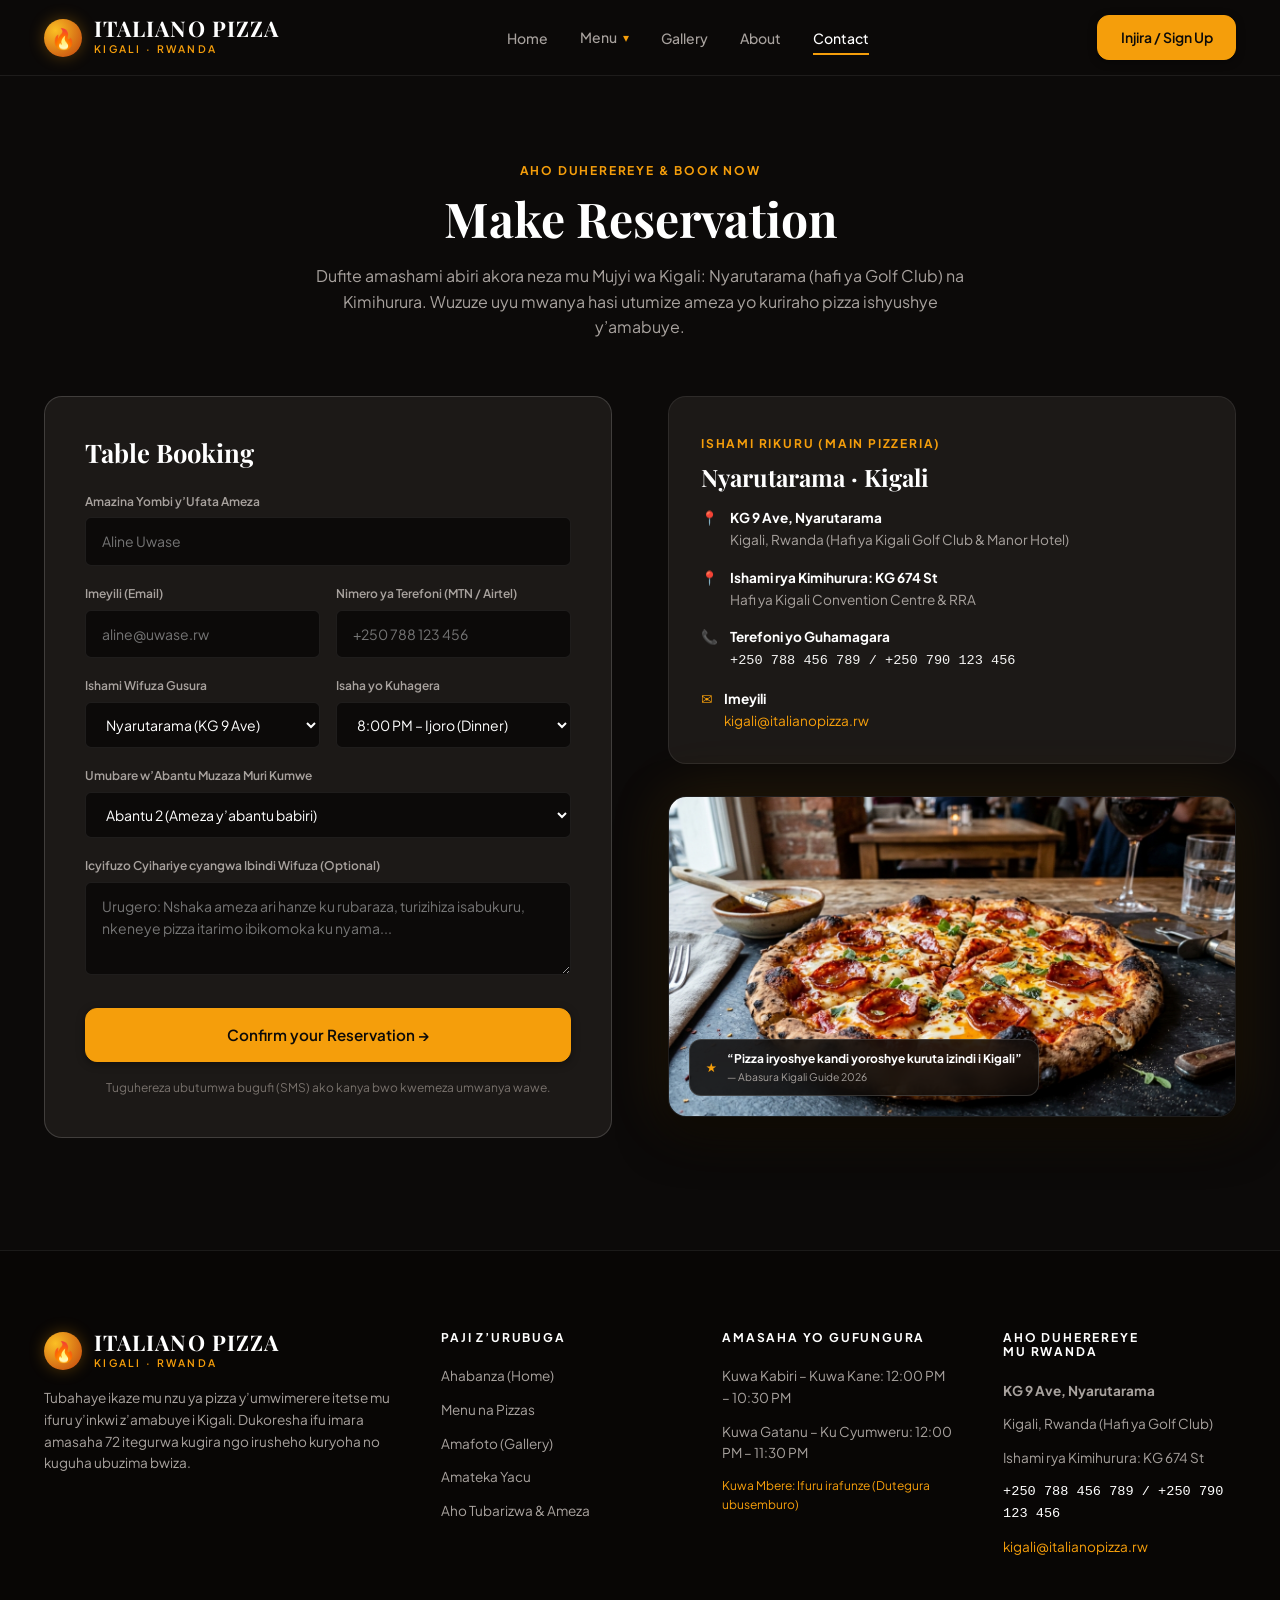
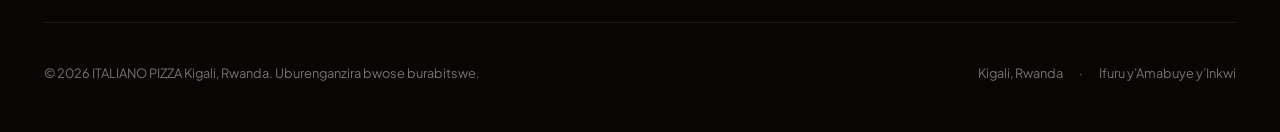
<file: contact.html>
<!doctype html>
<html lang="en">
  <head>
    <meta charset="UTF-8" />
    <meta name="viewport" content="width=device-width, initial-scale=1.0" />
    <title>Aho Duherereye &amp; Fata Ameza (Reservation) | ITALIANO PIZZA Kigali</title>
    <meta name="description" content="Fata ameza yo kuriraho pizza y'umwimerere itetse mu ifuru y'amabuye muri ITALIANO PIZZA i Nyarutarama na Kimihurura, Kigali, Rwanda." />
    
    <!-- Google Fonts -->
    <link rel="preconnect" href="https://fonts.googleapis.com">
    <link rel="preconnect" href="https://fonts.gstatic.com" crossorigin>
    <link href="https://fonts.googleapis.com/css2?family=Playfair+Display:ital,wght@0,500;0,600;0,700;1,400;1,600&family=Plus+Jakarta+Sans:wght@400;500;600;700&display=swap" rel="stylesheet">
    
    <!-- Modular CSS -->
    <link rel="stylesheet" href="css/style.css" />
  </head>
  <body>
    <!-- Hidden checkbox driving the Pure CSS Auth Modal (Zero JS) -->
    <input type="checkbox" id="auth-modal" class="modal-toggle" />

    <!-- Site Header -->
    <header class="site-header">
      <div class="container header-inner">
        <!-- Zone 1: Brand Wordmark -->
        <a href="index.html" class="brand">
          <div class="brand-icon">🔥</div>
          <div class="brand-text">
            <span class="brand-title">ITALIANO PIZZA</span>
            <span class="brand-sub">Kigali &middot; Rwanda</span>
          </div>
        </a>

        <!-- Zone 2: Navigation Links WITH Pure CSS Hover Sub-Menu for Pizza Sizes -->
        <nav>
          <ul class="nav-menu">
            <li>
              <a href="index.html" class="nav-link">Home</a>
            </li>
            
            <li class="has-dropdown">
              <a href="menu.html" class="nav-link">
                Menu <span class="dropdown-arrow">▾</span>
              </a>

              <!-- CSS-ONLY Hover Dropdown Sub-Menu -->
              <div class="css-dropdown-menu">
                <div class="dropdown-header-bar">
                  <span class="dropdown-heading">Ingano za Pizza i Kigali</span>
                  <span class="dropdown-tag">CSS Hover Nav</span>
                </div>
                <div class="sizes-grid">
                  <a href="menu.html#size-personal" class="size-item-card">
                    <div class="size-top-row">
                      <span class="size-title">Personal 10&quot;</span>
                      <span class="size-inches">25 cm</span>
                    </div>
                    <span class="size-meta">Iduce 4 &middot; Umuntu 1 (Solo)</span>
                  </a>
                  <a href="menu.html#size-classic" class="size-item-card">
                    <div class="size-top-row">
                      <span class="size-title">Classic 12&quot;</span>
                      <span class="size-inches">30 cm</span>
                    </div>
                    <span class="size-meta">Iduce 6 &middot; Abantu 1–2</span>
                  </a>
                  <a href="menu.html#size-shared" class="size-item-card">
                    <div class="size-top-row">
                      <span class="size-title">Shared 14&quot;</span>
                      <span class="size-inches">35 cm</span>
                    </div>
                    <span class="size-meta">Iduce 8 &middot; Abantu 2–3</span>
                  </a>
                  <a href="menu.html#size-family" class="size-item-card">
                    <div class="size-top-row">
                      <span class="size-title">Grande Festa 18&quot;</span>
                      <span class="size-inches">45 cm</span>
                    </div>
                    <span class="size-meta">Iduce 12 &middot; Umuryango &amp; Inshuti</span>
                  </a>
                </div>
                <div class="dropdown-footer-bar">
                  <span>Ifu: Amasaha 72 yo gutegura ifu</span>
                  <a href="menu.html" class="dropdown-footer-link">Reba Menu Yose &rarr;</a>
                </div>
              </div>
            </li>

            <li>
              <a href="gallery.html" class="nav-link">Gallery</a>
            </li>
            <li>
              <a href="about.html" class="nav-link">About</a>
            </li>
            <li>
              <a href="contact.html" class="nav-link active">Contact</a>
            </li>
          </ul>
        </nav>

        <!-- Zone 3: Primary Action -->
        <div class="header-actions">
          
          <label for="auth-modal" class="btn btn-primary">
            <span>Injira / Sign Up</span>
          </label>
        </div>
      </div>
    </header>

    <!-- Main Content -->
    <main style="padding: 5rem 0 7rem;">
      <div class="container">
        <!-- Contact Header in Kinyarwanda -->
        <div style="text-align: center; max-width: 680px; margin: 0 auto 3.5rem;">
          <span style="color: var(--color-amber-primary); font-size: 0.75rem; font-weight: 700; letter-spacing: 0.15em; text-transform: uppercase;">
            Aho Duherereye &amp; Book Now
          </span>
          <h1 style="font-size: 3rem; margin-top: 0.5rem; margin-bottom: 1rem;">
            Make Reservation
          </h1>
          <p style="color: var(--color-text-muted); font-size: 1rem; line-height: 1.6;">
            Dufite amashami abiri akora neza mu Mujyi wa Kigali: Nyarutarama (hafi ya Golf Club) na Kimihurura. 
            Wuzuze uyu mwanya hasi utumize ameza yo kuriraho pizza ishyushye y&rsquo;amabuye.
          </p>
        </div>

        <div class="hero-grid" style="align-items: start;">
          <!-- Left: Reservation Form (Pure HTML & CSS in Kinyarwanda) -->
          <div style="background-color: var(--color-bg-surface); border: 1px solid var(--color-border-strong); border-radius: var(--radius-lg); padding: 2.5rem;">
            <h2 style="font-size: 1.6rem; margin-bottom: 1.5rem;">Table Booking</h2>
            
            <form action="#reservation-confirmed" method="get">
              <div class="form-group">
                <label class="form-label" for="res-name">Amazina Yombi y&rsquo;Ufata Ameza</label>
                <input type="text" id="res-name" class="form-input" required placeholder="Aline Uwase" />
              </div>

              <div style="display: grid; grid-template-columns: 1fr 1fr; gap: 1rem;">
                <div class="form-group">
                  <label class="form-label" for="res-email">Imeyili (Email)</label>
                  <input type="email" id="res-email" class="form-input" required placeholder="aline@uwase.rw" />
                </div>
                <div class="form-group">
                  <label class="form-label" for="res-phone">Nimero ya Terefoni (MTN / Airtel)</label>
                  <input type="tel" id="res-phone" class="form-input" required placeholder="+250 788 123 456" />
                </div>
              </div>

              <div style="display: grid; grid-template-columns: 1fr 1fr; gap: 1rem;">
                <div class="form-group">
                  <label class="form-label" for="res-location">Ishami Wifuza Gusura</label>
                  <select id="res-location" class="form-input" style="background-color: var(--color-bg-base);" required>
                    <option value="nyarutarama" selected>Nyarutarama (KG 9 Ave)</option>
                    <option value="kimihurura">Kimihurura (KG 674 St)</option>
                  </select>
                </div>
                <div class="form-group">
                  <label class="form-label" for="res-time">Isaha yo Kuhagera</label>
                  <select id="res-time" class="form-input" style="background-color: var(--color-bg-base);" required>
                    <option value="12:30">12:30 PM &ndash; Sasita (Lunch)</option>
                    <option value="18:30">6:30 PM &ndash; Umugoroba</option>
                    <option value="20:00" selected>8:00 PM &ndash; Ijoro (Dinner)</option>
                    <option value="21:30">9:30 PM &ndash; Mu ijoro cyane</option>
                  </select>
                </div>
              </div>

              <div class="form-group">
                <label class="form-label" for="res-guests">Umubare w&rsquo;Abantu Muzaza Muri Kumwe</label>
                <select id="res-guests" class="form-input" style="background-color: var(--color-bg-base);" required>
                  <option value="1">Umuntu 1 (Kwiyicarira ku meza yegereye ifuru)</option>
                  <option value="2" selected>Abantu 2 (Ameza y&rsquo;abantu babiri)</option>
                  <option value="4">Abantu 4 (Umuryango / Inshuti)</option>
                  <option value="6">Abantu 6 kugeza ku 10 (Itsinda rinini / Ibirori)</option>
                </select>
              </div>

              <div class="form-group">
                <label class="form-label" for="res-notes">Icyifuzo Cyihariye cyangwa Ibindi Wifuza (Optional)</label>
                <textarea id="res-notes" class="form-input" rows="3" placeholder="Urugero: Nshaka ameza ari hanze ku rubaraza, turizihiza isabukuru, nkeneye pizza itarimo ibikomoka ku nyama..."></textarea>
              </div>

              <button type="submit" class="btn btn-primary" style="width: 100%; padding: 0.85rem; font-size: 0.95rem; margin-top: 0.5rem;">
                <span>Confirm your Reservation &rarr;</span>
              </button>

              <p class="form-footer-note">
                Tuguhereza ubutumwa bugufi (SMS) ako kanya bwo kwemeza umwanya wawe.
              </p>
            </form>
          </div>

          <!-- Right: Location Details & Hearth Info in Rwanda -->
          <div style="display: flex; flex-direction: column; gap: 2rem;">
            <!-- Location card 1: Nyarutarama -->
            <div style="background-color: var(--color-bg-surface); border: 1px solid var(--color-border-subtle); border-radius: var(--radius-lg); padding: 2rem;">
              <span style="color: var(--color-amber-primary); font-size: 0.75rem; font-weight: 700; letter-spacing: 0.15em; text-transform: uppercase;">
                Ishami Rikuru (Main Pizzeria)
              </span>
              <h3 style="font-size: 1.5rem; margin: 0.5rem 0 1rem;">Nyarutarama &middot; Kigali</h3>
              
              <div style="display: flex; flex-direction: column; gap: 1rem; font-size: 0.85rem; color: var(--color-text-muted);">
                <div style="display: flex; gap: 0.75rem;">
                  <span style="color: var(--color-amber-primary);">📍</span>
                  <div>
                    <strong style="color: #ffffff; display: block;">KG 9 Ave, Nyarutarama</strong>
                    <span>Kigali, Rwanda (Hafi ya Kigali Golf Club &amp; Manor Hotel)</span>
                  </div>
                </div>

                <div style="display: flex; gap: 0.75rem;">
                  <span style="color: var(--color-amber-primary);">📍</span>
                  <div>
                    <strong style="color: #ffffff; display: block;">Ishami rya Kimihurura: KG 674 St</strong>
                    <span>Hafi ya Kigali Convention Centre &amp; RRA</span>
                  </div>
                </div>

                <div style="display: flex; gap: 0.75rem;">
                  <span style="color: var(--color-amber-primary);">📞</span>
                  <div>
                    <strong style="color: #ffffff; display: block;">Terefoni yo Guhamagara</strong>
                    <span style="font-family: var(--font-mono); color: var(--color-text-main);">+250 788 456 789 / +250 790 123 456</span>
                  </div>
                </div>

                <div style="display: flex; gap: 0.75rem;">
                  <span style="color: var(--color-amber-primary);">✉️</span>
                  <div>
                    <strong style="color: #ffffff; display: block;">Imeyili</strong>
                    <span style="color: var(--color-amber-primary);">kigali@italianopizza.rw</span>
                  </div>
                </div>
              </div>
            </div>

            <!-- Oven Image with Kigali quote -->
            <div class="hero-visual-frame">
              <img 
                src="images/pizza-diavola.jpg" 
                alt="Wood-fired pizza dining in Kigali Rwanda" 
                class="hero-img"
              />
              <div class="hero-badge-overlay">
                <span style="color: var(--color-amber-primary);">★</span>
                <div>
                  <strong>&ldquo;Pizza iryoshye kandi yoroshye kuruta izindi i Kigali&rdquo;</strong>
                  <div style="font-size: 0.65rem; color: var(--color-text-muted);">&mdash; Abasura Kigali Guide 2026</div>
                </div>
              </div>
            </div>
          </div>
        </div>
      </div>
    </main>

    <!-- Pure CSS Auth Modal (Login / Sign Up)  -->
    <div class="css-modal">
      <label for="auth-modal" class="modal-backdrop-label" title="Funga"></label>
      
      <input type="radio" name="auth-tab" id="auth-tab-login" class="tab-radio" checked />
      <input type="radio" name="auth-tab" id="auth-tab-signup" class="tab-radio" />

      <div class="modal-dialog">
        <div class="modal-header">
          <div>
            <span class="modal-kicker">ITALIANO PIZZA Kigali</span>
            <h3 class="modal-title">Injira cyangwa Iyandikishe</h3>
          </div>
          <label for="auth-modal" class="modal-close-btn" title="Funga">&times;</label>
        </div>

        <div class="tab-nav">
          <label for="auth-tab-login" class="tab-label">Injira (Sign In)</label>
          <label for="auth-tab-signup" class="tab-label">Fungura Konti</label>
        </div>

        <div id="panel-login" class="auth-panel">
          <form action="/menu.html" method="get">
            <div class="form-group">
              <label class="form-label" for="login-email">Imeyili (Email)</label>
              <input type="email" id="login-email" class="form-input" required placeholder="umukiriya@italianopizza.rw" />
            </div>
            <div class="form-group">
              <label class="form-label" for="login-password">Ijambobanga (Password)</label>
              <input type="password" id="login-password" class="form-input" required placeholder="••••••••" />
            </div>
            <button type="submit" class="btn btn-primary" style="width: 100%; padding: 0.75rem; margin-top: 0.5rem;">
              <span>Login </span>
            </button>
          </form>
        </div>

        <div id="panel-signup" class="auth-panel">
          <form action="/menu.html" method="get">
            <div class="form-group">
              <label class="form-label" for="signup-name">Amazina Yombi</label>
              <input type="text" id="signup-name" class="form-input" required placeholder="Jean Claude Mugisha" />
            </div>
            <div class="form-group">
              <label class="form-label" for="signup-email">Imeyili (Email)</label>
              <input type="email" id="signup-email" class="form-input" required placeholder="mugisha@example.rw" />
            </div>
            <div class="form-group">
              <label class="form-label" for="signup-password">Shyiraho Ijambobanga</label>
              <input type="password" id="signup-password" class="form-input" required placeholder="••••••••" />
            </div>
            <button type="submit" class="btn btn-primary" style="width: 100%; padding: 0.75rem; margin-top: 0.5rem;">
              <span>Fungura Konti Nshya</span>
            </button>
          </form>
        </div>
      </div>
    </div>

    <!-- Mobile Navigation Bar -->
    <div class="mobile-nav-bar">
      <a href="index.html" class="mobile-nav-link">Home</a>
      <a href="menu.html" class="mobile-nav-link">Menu</a>
      <a href="gallery.html" class="mobile-nav-link">Gallery</a>
      <a href="about.html" class="mobile-nav-link">About</a>
      <a href="contact.html" class="mobile-nav-link active">Contact</a>
    </div>

    <!-- Site Footer with RWANDA ADDRESS -->
    <footer class="site-footer">
      <div class="container">
                <!-- Standalone Download Banner -->
        
        <div class="footer-grid">
          <div class="footer-col">
            <div class="brand" style="margin-bottom: 1rem;">
              <div class="brand-icon">🔥</div>
              <div class="brand-text">
                <span class="brand-title">ITALIANO PIZZA</span>
                <span class="brand-sub">Kigali &middot; Rwanda</span>
              </div>
            </div>
            <p style="font-size: 0.85rem; line-height: 1.6; color: var(--color-text-muted);">
              Tubahaye ikaze mu nzu ya pizza y&rsquo;umwimerere itetse mu ifuru y&rsquo;inkwi z&rsquo;amabuye i Kigali. 
              Dukoresha ifu imara amasaha 72 itegurwa kugira ngo irusheho kuryoha no kuguha ubuzima bwiza.
            </p>
          </div>

          <div class="footer-col">
            <h4>Paji z&rsquo;Urubuga</h4>
            <div class="footer-links">
              <a href="index.html">Ahabanza (Home)</a>
              <a href="menu.html">Menu na Pizzas</a>
              <a href="gallery.html">Amafoto (Gallery)</a>
              <a href="about.html">Amateka Yacu</a>
              <a href="contact.html">Aho Tubarizwa &amp; Ameza</a>
            </div>
          </div>

          <div class="footer-col">
            <h4>Amasaha yo Gufungura</h4>
            <div class="footer-links">
              <p>Kuwa Kabiri &ndash; Kuwa Kane: 12:00 PM &ndash; 10:30 PM</p>
              <p>Kuwa Gatanu &ndash; Ku Cyumweru: 12:00 PM &ndash; 11:30 PM</p>
              <p style="color: var(--color-amber-primary); font-size: 0.75rem;">Kuwa Mbere: Ifuru irafunze (Dutegura ubusemburo)</p>
            </div>
          </div>

          <div class="footer-col">
            <h4>Aho Duherereye mu Rwanda</h4>
            <div class="footer-links">
              <p><strong>KG 9 Ave, Nyarutarama</strong></p>
              <p>Kigali, Rwanda (Hafi ya Golf Club)</p>
              <p>Ishami rya Kimihurura: KG 674 St</p>
              <p style="font-family: var(--font-mono); color: #ffffff;">+250 788 456 789 / +250 790 123 456</p>
              <p style="color: var(--color-amber-primary);">kigali@italianopizza.rw</p>
            </div>
          </div>
        </div>

        <div class="footer-bottom">
          <p>&copy; 2026 ITALIANO PIZZA Kigali, Rwanda. Uburenganzira bwose burabitswe.</p>
          <div style="display: flex; gap: 1rem;">
            <span>Kigali, Rwanda</span>
            <span>&middot;</span>
            <span>Ifuru y&rsquo;Amabuye y&rsquo;Inkwi</span>
          </div>
        </div>
      </div>
    </footer>
  </body>
</html>
</file>
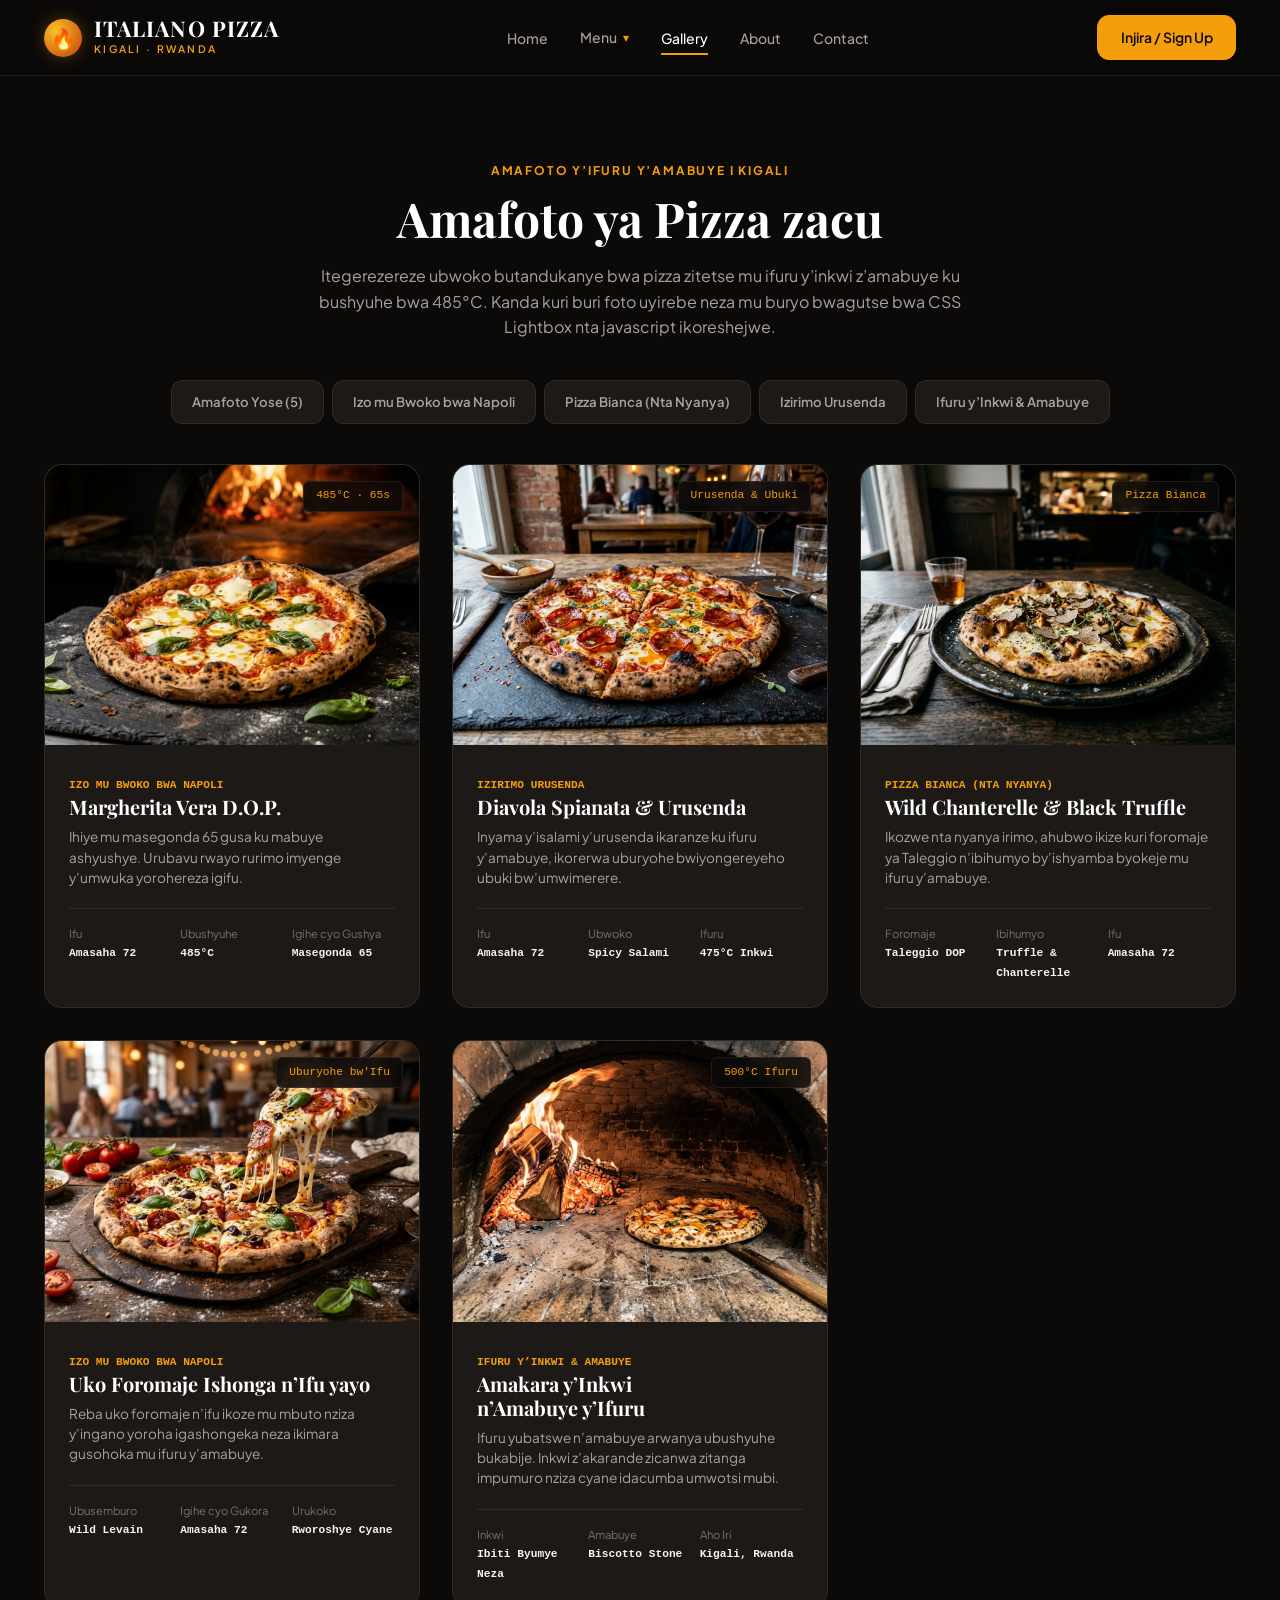
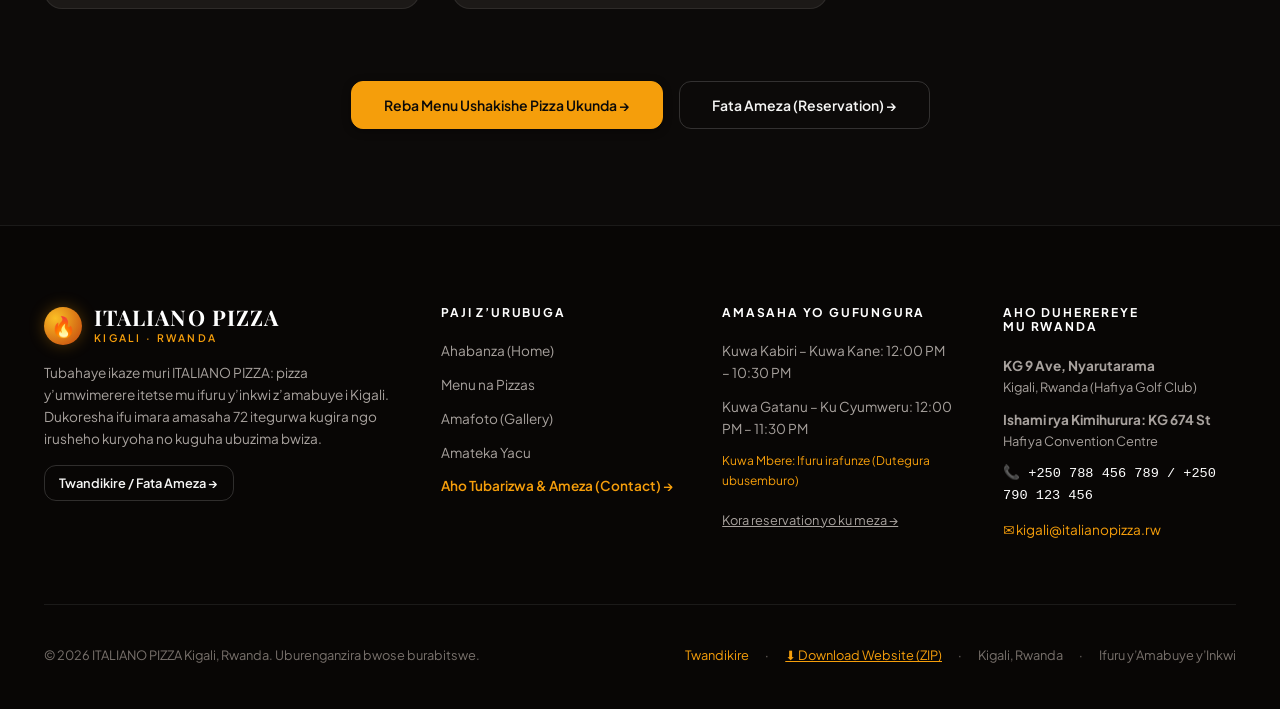
<file: gallery.html>
<!doctype html>
<html lang="en">
  <head>
    <meta charset="UTF-8" />
    <meta name="viewport" content="width=device-width, initial-scale=1.0" />
    <title>Amafoto ya Pizza z'Umwimerere | ITALIANO PIZZA Kigali</title>
    <meta name="description" content="ITALIANO PIZZA Kigali: Reba amafoto meza y'amoko atandukanye ya pizza zitetse mu ifuru y'amabuye n'inkwi i Nyarutarama na Kimihurura, Kigali, Rwanda." />
    
    <!-- Google Fonts -->
    <link rel="preconnect" href="https://fonts.googleapis.com">
    <link rel="preconnect" href="https://fonts.gstatic.com" crossorigin>
    <link href="https://fonts.googleapis.com/css2?family=Playfair+Display:ital,wght@0,500;0,600;0,700;1,400;1,600&family=Plus+Jakarta+Sans:wght@400;500;600;700&display=swap" rel="stylesheet">
    
    <!-- Modular CSS -->
    <link rel="stylesheet" href="css/style.css" />
  </head>
  <body>
    <!-- Hidden checkbox driving the Pure CSS Auth Modal  -->
    <input type="checkbox" id="auth-modal" class="modal-toggle" />

    <!-- Site Header -->
    <header class="site-header">
      <div class="container header-inner">
        <!-- Zone 1: Brand Wordmark -->
        <a href="index.html" class="brand">
          <div class="brand-icon">🔥</div>
          <div class="brand-text">
            <span class="brand-title">ITALIANO PIZZA</span>
            <span class="brand-sub">Kigali &middot; Rwanda</span>
          </div>
        </a>

        <!-- Zone 2: Navigation Links WITH Pure CSS Hover Sub-Menu for Pizza Sizes -->
        <nav>
          <ul class="nav-menu">
            <li>
              <a href="index.html" class="nav-link">Home</a>
            </li>
            
            <li class="has-dropdown">
              <a href="menu.html" class="nav-link">
                Menu <span class="dropdown-arrow">▾</span>
              </a>

              <!-- CSS-ONLY Hover Dropdown Sub-Menu -->
              <div class="css-dropdown-menu">
                <div class="dropdown-header-bar">
                  <span class="dropdown-heading">Ingano za Pizza i Kigali</span>
                  <span class="dropdown-tag">CSS Hover Nav</span>
                </div>
                <div class="sizes-grid">
                  <a href="menu.html#size-personal" class="size-item-card">
                    <div class="size-top-row">
                      <span class="size-title">Personal 10&quot;</span>
                      <span class="size-inches">25 cm</span>
                    </div>
                    <span class="size-meta">Iduce 4 &middot; Umuntu 1 (Solo)</span>
                  </a>
                  <a href="menu.html#size-classic" class="size-item-card">
                    <div class="size-top-row">
                      <span class="size-title">Classic 12&quot;</span>
                      <span class="size-inches">30 cm</span>
                    </div>
                    <span class="size-meta">Iduce 6 &middot; Abantu 1–2</span>
                  </a>
                  <a href="menu.html#size-shared" class="size-item-card">
                    <div class="size-top-row">
                      <span class="size-title">Shared 14&quot;</span>
                      <span class="size-inches">35 cm</span>
                    </div>
                    <span class="size-meta">Iduce 8 &middot; Abantu 2–3</span>
                  </a>
                  <a href="menu.html#size-family" class="size-item-card">
                    <div class="size-top-row">
                      <span class="size-title">Grande Festa 18&quot;</span>
                      <span class="size-inches">45 cm</span>
                    </div>
                    <span class="size-meta">Iduce 12 &middot; Umuryango &amp; Inshuti</span>
                  </a>
                </div>
                <div class="dropdown-footer-bar">
                  <span>Ifu: Amasaha 72 yo gutegura ifu</span>
                  <a href="menu.html" class="dropdown-footer-link">Reba Menu Yose &rarr;</a>
                </div>
              </div>
            </li>

            <li>
              <a href="gallery.html" class="nav-link active">Gallery</a>
            </li>
            <li>
              <a href="about.html" class="nav-link">About</a>
            </li>
            <li>
              <a href="contact.html" class="nav-link">Contact</a>
            </li>
          </ul>
        </nav>

        <!-- Zone 3: Primary Action -->
        <div class="header-actions">
          
          <label for="auth-modal" class="btn btn-primary">
            <span>Injira / Sign Up</span>
          </label>
        </div>
      </div>
    </header>

    <!-- PURE CSS GALLERY FILTERING CONTROLS (Zero JavaScript) -->
    <input type="radio" name="gallery-filter" id="cat-all" class="gallery-filter-inputs" checked />
    <input type="radio" name="gallery-filter" id="cat-classiche" class="gallery-filter-inputs" />
    <input type="radio" name="gallery-filter" id="cat-bianca" class="gallery-filter-inputs" />
    <input type="radio" name="gallery-filter" id="cat-speciali" class="gallery-filter-inputs" />
    <input type="radio" name="gallery-filter" id="cat-oven" class="gallery-filter-inputs" />

    <!-- Main Content -->
    <main style="padding: 5rem 0 6rem;">
      <div class="container">
        <!-- Gallery Header in Kinyarwanda -->
        <div style="text-align: center; max-width: 680px; margin: 0 auto 1.5rem;">
          <span style="color: var(--color-amber-primary); font-size: 0.75rem; font-weight: 700; letter-spacing: 0.15em; text-transform: uppercase;">
            Amafoto y&rsquo;Ifuru y&rsquo;Amabuye i Kigali
          </span>
          <h1 style="font-size: 3rem; margin-top: 0.5rem; margin-bottom: 1rem;">
            Amafoto ya Pizza zacu
          </h1>
          <p style="color: var(--color-text-muted); font-size: 1rem; line-height: 1.6;">
            Itegerezereze ubwoko butandukanye bwa pizza zitetse mu ifuru y&rsquo;inkwi z&rsquo;amabuye ku bushyuhe bwa 485°C. 
            Kanda kuri buri foto uyirebe neza mu buryo bwagutse bwa CSS Lightbox nta javascript ikoreshejwe.
          </p>
        </div>

        <!-- Pure CSS Category Filter Tabs in Kinyarwanda -->
        <div class="gallery-tabs-nav">
          <label for="cat-all" class="filter-tab-label">Amafoto Yose (5)</label>
          <label for="cat-classiche" class="filter-tab-label">Izo mu Bwoko bwa Napoli</label>
          <label for="cat-bianca" class="filter-tab-label">Pizza Bianca (Nta Nyanya)</label>
          <label for="cat-speciali" class="filter-tab-label">Izirimo Urusenda</label>
          <label for="cat-oven" class="filter-tab-label">Ifuru y&rsquo;Inkwi &amp; Amabuye</label>
        </div>

        <!-- Photo Grid -->
        <div class="gallery-grid">
          <!-- Card 1: Margherita -->
          <article class="gallery-card cat-classiche">
            <a href="#lightbox-1" class="gallery-photo-link" title="Kanda urebe ifoto nini">
              <img src="images/hero-margherita.jpg" alt="Margherita Vera DOP in Kigali stone oven" />
              <div class="gallery-photo-badge">485°C &middot; 65s</div>
            </a>
            <div class="gallery-details">
              <span style="font-size: 0.7rem; font-family: var(--font-mono); color: var(--color-amber-primary); text-transform: uppercase; font-weight: 600;">
                Izo mu Bwoko bwa Napoli
              </span>
              <h3>Margherita Vera D.O.P.</h3>
              <p style="font-size: 0.85rem; color: var(--color-text-muted); line-height: 1.5;">
                Ihiye mu masegonda 65 gusa ku mabuye ashyushye. Urubavu rwayo rurimo imyenge y&rsquo;umwuka yorohereza igifu.
              </p>
              <div class="gallery-specs-row">
                <div class="spec-cell">
                  <span>Ifu</span>
                  <strong>Amasaha 72</strong>
                </div>
                <div class="spec-cell">
                  <span>Ubushyuhe</span>
                  <strong>485°C</strong>
                </div>
                <div class="spec-cell">
                  <span>Igihe cyo Gushya</span>
                  <strong>Masegonda 65</strong>
                </div>
              </div>
            </div>
          </article>

          <!-- Card 2: Diavola -->
          <article class="gallery-card cat-speciali">
            <a href="#lightbox-2" class="gallery-photo-link" title="Kanda urebe ifoto nini">
              <img src="images/pizza-diavola.jpg" alt="Diavola spicy salami pizza in Kigali" />
              <div class="gallery-photo-badge">Urusenda &amp; Ubuki</div>
            </a>
            <div class="gallery-details">
              <span style="font-size: 0.7rem; font-family: var(--font-mono); color: var(--color-amber-primary); text-transform: uppercase; font-weight: 600;">
                Izirimo Urusenda
              </span>
              <h3>Diavola Spianata &amp; Urusenda</h3>
              <p style="font-size: 0.85rem; color: var(--color-text-muted); line-height: 1.5;">
                Inyama y&rsquo;isalami y&rsquo;urusenda ikaranze ku ifuru y&rsquo;amabuye, ikorerwa uburyohe bwiyongereyeho ubuki bw&rsquo;umwimerere.
              </p>
              <div class="gallery-specs-row">
                <div class="spec-cell">
                  <span>Ifu</span>
                  <strong>Amasaha 72</strong>
                </div>
                <div class="spec-cell">
                  <span>Ubwoko</span>
                  <strong>Spicy Salami</strong>
                </div>
                <div class="spec-cell">
                  <span>Ifuru</span>
                  <strong>475°C Inkwi</strong>
                </div>
              </div>
            </div>
          </article>

          <!-- Card 3: Truffle Mushroom -->
          <article class="gallery-card cat-bianca">
            <a href="#lightbox-3" class="gallery-photo-link" title="Kanda urebe ifoto nini">
              <img src="images/pizza-truffle.jpg" alt="Wild chanterelle and black truffle pizza in Kigali" />
              <div class="gallery-photo-badge">Pizza Bianca</div>
            </a>
            <div class="gallery-details">
              <span style="font-size: 0.7rem; font-family: var(--font-mono); color: var(--color-amber-primary); text-transform: uppercase; font-weight: 600;">
                Pizza Bianca (Nta Nyanya)
              </span>
              <h3>Wild Chanterelle &amp; Black Truffle</h3>
              <p style="font-size: 0.85rem; color: var(--color-text-muted); line-height: 1.5;">
                Ikozwe nta nyanya irimo, ahubwo ikize kuri foromaje ya Taleggio n&rsquo;ibihumyo by&rsquo;ishyamba byokeje mu ifuru y&rsquo;amabuye.
              </p>
              <div class="gallery-specs-row">
                <div class="spec-cell">
                  <span>Foromaje</span>
                  <strong>Taleggio DOP</strong>
                </div>
                <div class="spec-cell">
                  <span>Ibihumyo</span>
                  <strong>Truffle &amp; Chanterelle</strong>
                </div>
                <div class="spec-cell">
                  <span>Ifu</span>
                  <strong>Amasaha 72</strong>
                </div>
              </div>
            </div>
          </article>

          <!-- Card 4: Cheese Pull & Stretch -->
          <article class="gallery-card cat-classiche">
            <a href="#lightbox-4" class="gallery-photo-link" title="Kanda urebe ifoto nini">
              <img src="images/menu-hero.jpg" alt="Cheese pull pizza in Kigali" />
              <div class="gallery-photo-badge">Uburyohe bw'Ifu</div>
            </a>
            <div class="gallery-details">
              <span style="font-size: 0.7rem; font-family: var(--font-mono); color: var(--color-amber-primary); text-transform: uppercase; font-weight: 600;">
                Izo mu Bwoko bwa Napoli
              </span>
              <h3>Uko Foromaje Ishonga n&rsquo;Ifu yayo</h3>
              <p style="font-size: 0.85rem; color: var(--color-text-muted); line-height: 1.5;">
                Reba uko foromaje n&rsquo;ifu ikoze mu mbuto nziza y&rsquo;ingano yoroha igashongeka neza ikimara gusohoka mu ifuru y&rsquo;amabuye.
              </p>
              <div class="gallery-specs-row">
                <div class="spec-cell">
                  <span>Ubusemburo</span>
                  <strong>Wild Levain</strong>
                </div>
                <div class="spec-cell">
                  <span>Igihe cyo Gukora</span>
                  <strong>Amasaha 72</strong>
                </div>
                <div class="spec-cell">
                  <span>Urukoko</span>
                  <strong>Rworoshye Cyane</strong>
                </div>
              </div>
            </div>
          </article>

          <!-- Card 5: Wood Oven Interior -->
          <article class="gallery-card cat-oven">
            <a href="#lightbox-5" class="gallery-photo-link" title="Kanda urebe ifoto nini">
              <img src="images/wood-oven.jpg" alt="Wood-fired oven in Kigali with burning embers" />
              <div class="gallery-photo-badge">500°C Ifuru</div>
            </a>
            <div class="gallery-details">
              <span style="font-size: 0.7rem; font-family: var(--font-mono); color: var(--color-amber-primary); text-transform: uppercase; font-weight: 600;">
                Ifuru y&rsquo;Inkwi &amp; Amabuye
              </span>
              <h3>Amakara y&rsquo;Inkwi n&rsquo;Amabuye y&rsquo;Ifuru</h3>
              <p style="font-size: 0.85rem; color: var(--color-text-muted); line-height: 1.5;">
                Ifuru yubatswe n&rsquo;amabuye arwanya ubushyuhe bukabije. Inkwi z&rsquo;akarande zicanwa zitanga impumuro nziza cyane idacumba umwotsi mubi.
              </p>
              <div class="gallery-specs-row">
                <div class="spec-cell">
                  <span>Inkwi</span>
                  <strong>Ibiti Byumye Neza</strong>
                </div>
                <div class="spec-cell">
                  <span>Amabuye</span>
                  <strong>Biscotto Stone</strong>
                </div>
                <div class="spec-cell">
                  <span>Aho Iri</span>
                  <strong>Kigali, Rwanda</strong>
                </div>
              </div>
            </div>
          </article>
        </div>

        <div style="text-align: center; margin-top: 4.5rem; display: flex; justify-content: center; gap: 1rem; flex-wrap: wrap;">
          <a href="menu.html" class="btn btn-primary" style="padding: 0.75rem 2rem;">
            <span>Reba Menu Ushakishe Pizza Ukunda &rarr;</span>
          </a>
          <a href="contact.html" class="btn btn-outline" style="padding: 0.75rem 2rem;">
            <span>Fata Ameza (Reservation) &rarr;</span>
          </a>
        </div>
      </div>
    </main>

    <!-- PURE CSS LIGHTBOX MODALS VIA :target (Zero JavaScript) -->
    <div id="lightbox-1" class="css-lightbox">
      <div class="lightbox-content">
        <a href="#close" class="lightbox-close" title="Funga">&times;</a>
        <img src="images/hero-margherita.jpg" alt="Margherita Vera DOP" />
      </div>
    </div>

    <div id="lightbox-2" class="css-lightbox">
      <div class="lightbox-content">
        <a href="#close" class="lightbox-close" title="Funga">&times;</a>
        <img src="images/pizza-diavola.jpg" alt="Diavola & Hot Honey" />
      </div>
    </div>

    <div id="lightbox-3" class="css-lightbox">
      <div class="lightbox-content">
        <a href="#close" class="lightbox-close" title="Funga">&times;</a>
        <img src="images/pizza-truffle.jpg" alt="Wild Chanterelle & Truffle" />
      </div>
    </div>

    <div id="lightbox-4" class="css-lightbox">
      <div class="lightbox-content">
        <a href="#close" class="lightbox-close" title="Funga">&times;</a>
        <img src="images/menu-hero.jpg" alt="Cheese Pull" />
      </div>
    </div>

    <div id="lightbox-5" class="css-lightbox">
      <div class="lightbox-content">
        <a href="#close" class="lightbox-close" title="Funga">&times;</a>
        <img src="images/wood-oven.jpg" alt="Wood-fired oven" />
      </div>
    </div>

    <!-- Pure CSS Auth Modal (Login / Sign Up) - Zero JavaScript -->
    <div class="css-modal">
      <label for="auth-modal" class="modal-backdrop-label" title="Funga"></label>
      
      <input type="radio" name="auth-tab" id="auth-tab-login" class="tab-radio" checked />
      <input type="radio" name="auth-tab" id="auth-tab-signup" class="tab-radio" />

      <div class="modal-dialog">
        <div class="modal-header">
          <div>
            <span class="modal-kicker">ITALIANO PIZZA Kigali</span>
            <h3 class="modal-title">Injira cyangwa Iyandikishe</h3>
          </div>
          <label for="auth-modal" class="modal-close-btn" title="Funga">&times;</label>
        </div>

        <div class="tab-nav">
          <label for="auth-tab-login" class="tab-label">Injira (Sign In)</label>
          <label for="auth-tab-signup" class="tab-label">Fungura Konti</label>
        </div>

        <div id="panel-login" class="auth-panel">
          <form action="/menu.html" method="get">
            <div class="form-group">
              <label class="form-label" for="login-email">Imeyili (Email)</label>
              <input type="email" id="login-email" class="form-input" required placeholder="umukiriya@italianopizza.rw" />
            </div>
            <div class="form-group">
              <label class="form-label" for="login-password">Ijambobanga (Password)</label>
              <input type="password" id="login-password" class="form-input" required placeholder="••••••••" />
            </div>
            <button type="submit" class="btn btn-primary" style="width: 100%; padding: 0.75rem; margin-top: 0.5rem;">
              <span>Injira Muri Konti Yawe</span>
            </button>
            <p class="form-footer-note">
              Ukeneye ubufasha? <a href="contact.html" style="color: var(--color-amber-primary); text-decoration: underline;">Twandikire hano &rarr;</a>
            </p>
          </form>
        </div>

        <div id="panel-signup" class="auth-panel">
          <form action="/menu.html" method="get">
            <div class="form-group">
              <label class="form-label" for="signup-name">Amazina Yombi</label>
              <input type="text" id="signup-name" class="form-input" required placeholder="Jean Claude Mugisha" />
            </div>
            <div class="form-group">
              <label class="form-label" for="signup-email">Imeyili (Email)</label>
              <input type="email" id="signup-email" class="form-input" required placeholder="mugisha@example.rw" />
            </div>
            <div class="form-group">
              <label class="form-label" for="signup-password">Shyiraho Ijambobanga</label>
              <input type="password" id="signup-password" class="form-input" required placeholder="••••••••" />
            </div>
            <button type="submit" class="btn btn-primary" style="width: 100%; padding: 0.75rem; margin-top: 0.5rem;">
              <span>Fungura Konti Nshya</span>
            </button>
          </form>
        </div>
      </div>
    </div>

    <!-- Mobile Navigation Bar -->
    <div class="mobile-nav-bar">
      <a href="index.html" class="mobile-nav-link">Home</a>
      <a href="menu.html" class="mobile-nav-link">Menu</a>
      <a href="gallery.html" class="mobile-nav-link active">Gallery</a>
      <a href="about.html" class="mobile-nav-link">About</a>
      <a href="contact.html" class="mobile-nav-link">Contact</a>
    </div>

    <!-- Site Footer with RWANDA ADDRESS -->
    <footer class="site-footer">
      <div class="container">
              
        <div class="footer-grid">
          <div class="footer-col">
            <div class="brand" style="margin-bottom: 1rem;">
              <div class="brand-icon">🔥</div>
              <div class="brand-text">
                <span class="brand-title">ITALIANO PIZZA</span>
                <span class="brand-sub">Kigali &middot; Rwanda</span>
              </div>
            </div>
            <p style="font-size: 0.85rem; line-height: 1.6; color: var(--color-text-muted); margin-bottom: 1rem;">
              Tubahaye ikaze muri ITALIANO PIZZA: pizza y&rsquo;umwimerere itetse mu ifuru y&rsquo;inkwi z&rsquo;amabuye i Kigali. 
              Dukoresha ifu imara amasaha 72 itegurwa kugira ngo irusheho kuryoha no kuguha ubuzima bwiza.
            </p>
            <a href="contact.html" class="btn btn-outline" style="padding: 0.4rem 0.9rem; font-size: 0.8rem;">
              <span>Twandikire / Fata Ameza &rarr;</span>
            </a>
          </div>

          <div class="footer-col">
            <h4>Paji z&rsquo;Urubuga</h4>
            <div class="footer-links">
              <a href="index.html">Ahabanza (Home)</a>
              <a href="menu.html">Menu na Pizzas</a>
              <a href="gallery.html">Amafoto (Gallery)</a>
              <a href="about.html">Amateka Yacu</a>
              <a href="contact.html" style="color: var(--color-amber-primary); font-weight: 600;">Aho Tubarizwa &amp; Ameza (Contact) &rarr;</a>
            </div>
          </div>

          <div class="footer-col">
            <h4>Amasaha yo Gufungura</h4>
            <div class="footer-links">
              <p>Kuwa Kabiri &ndash; Kuwa Kane: 12:00 PM &ndash; 10:30 PM</p>
              <p>Kuwa Gatanu &ndash; Ku Cyumweru: 12:00 PM &ndash; 11:30 PM</p>
              <p style="color: var(--color-amber-primary); font-size: 0.75rem;">Kuwa Mbere: Ifuru irafunze (Dutegura ubusemburo)</p>
              <a href="contact.html" style="color: var(--color-text-muted); font-size: 0.8rem; text-decoration: underline; margin-top: 0.5rem; display: inline-block;">
                Kora reservation yo ku meza &rarr;
              </a>
            </div>
          </div>

          <div class="footer-col">
            <h4>Aho Duherereye mu Rwanda</h4>
            <div class="footer-links">
              <a href="contact.html" style="display: block;">
                <strong>KG 9 Ave, Nyarutarama</strong>
                <span style="display: block; color: var(--color-text-muted); font-size: 0.8rem;">Kigali, Rwanda (Hafi ya Golf Club)</span>
              </a>
              <a href="contact.html" style="display: block;">
                <strong>Ishami rya Kimihurura: KG 674 St</strong>
                <span style="display: block; color: var(--color-text-muted); font-size: 0.8rem;">Hafi ya Convention Centre</span>
              </a>
              <a href="tel:+250788456789" style="font-family: var(--font-mono); color: #ffffff; display: block;">
                📞 +250 788 456 789 / +250 790 123 456
              </a>
              <a href="mailto:kigali@italianopizza.rw" style="color: var(--color-amber-primary); display: block;">
                ✉️ kigali@italianopizza.rw
              </a>
            </div>
          </div>
        </div>

        <div class="footer-bottom">
          <p>&copy; 2026 ITALIANO PIZZA Kigali, Rwanda. Uburenganzira bwose burabitswe.</p>
          <div style="display: flex; gap: 1rem;">
            <a href="contact.html" style="color: var(--color-amber-primary);">Twandikire</a>
            <span>&middot;</span>
            <a href="italiano-pizza-website.zip" download="italiano-pizza-website.zip" style="color: var(--color-amber-primary); text-decoration: underline;">⬇ Download Website (ZIP)</a>
            <span>&middot;</span>
            <span>Kigali, Rwanda</span>
            <span>&middot;</span>
            <span>Ifuru y&rsquo;Amabuye y&rsquo;Inkwi</span>
          </div>
        </div>
      </div>
    </footer>
  </body>
</html>
</file>
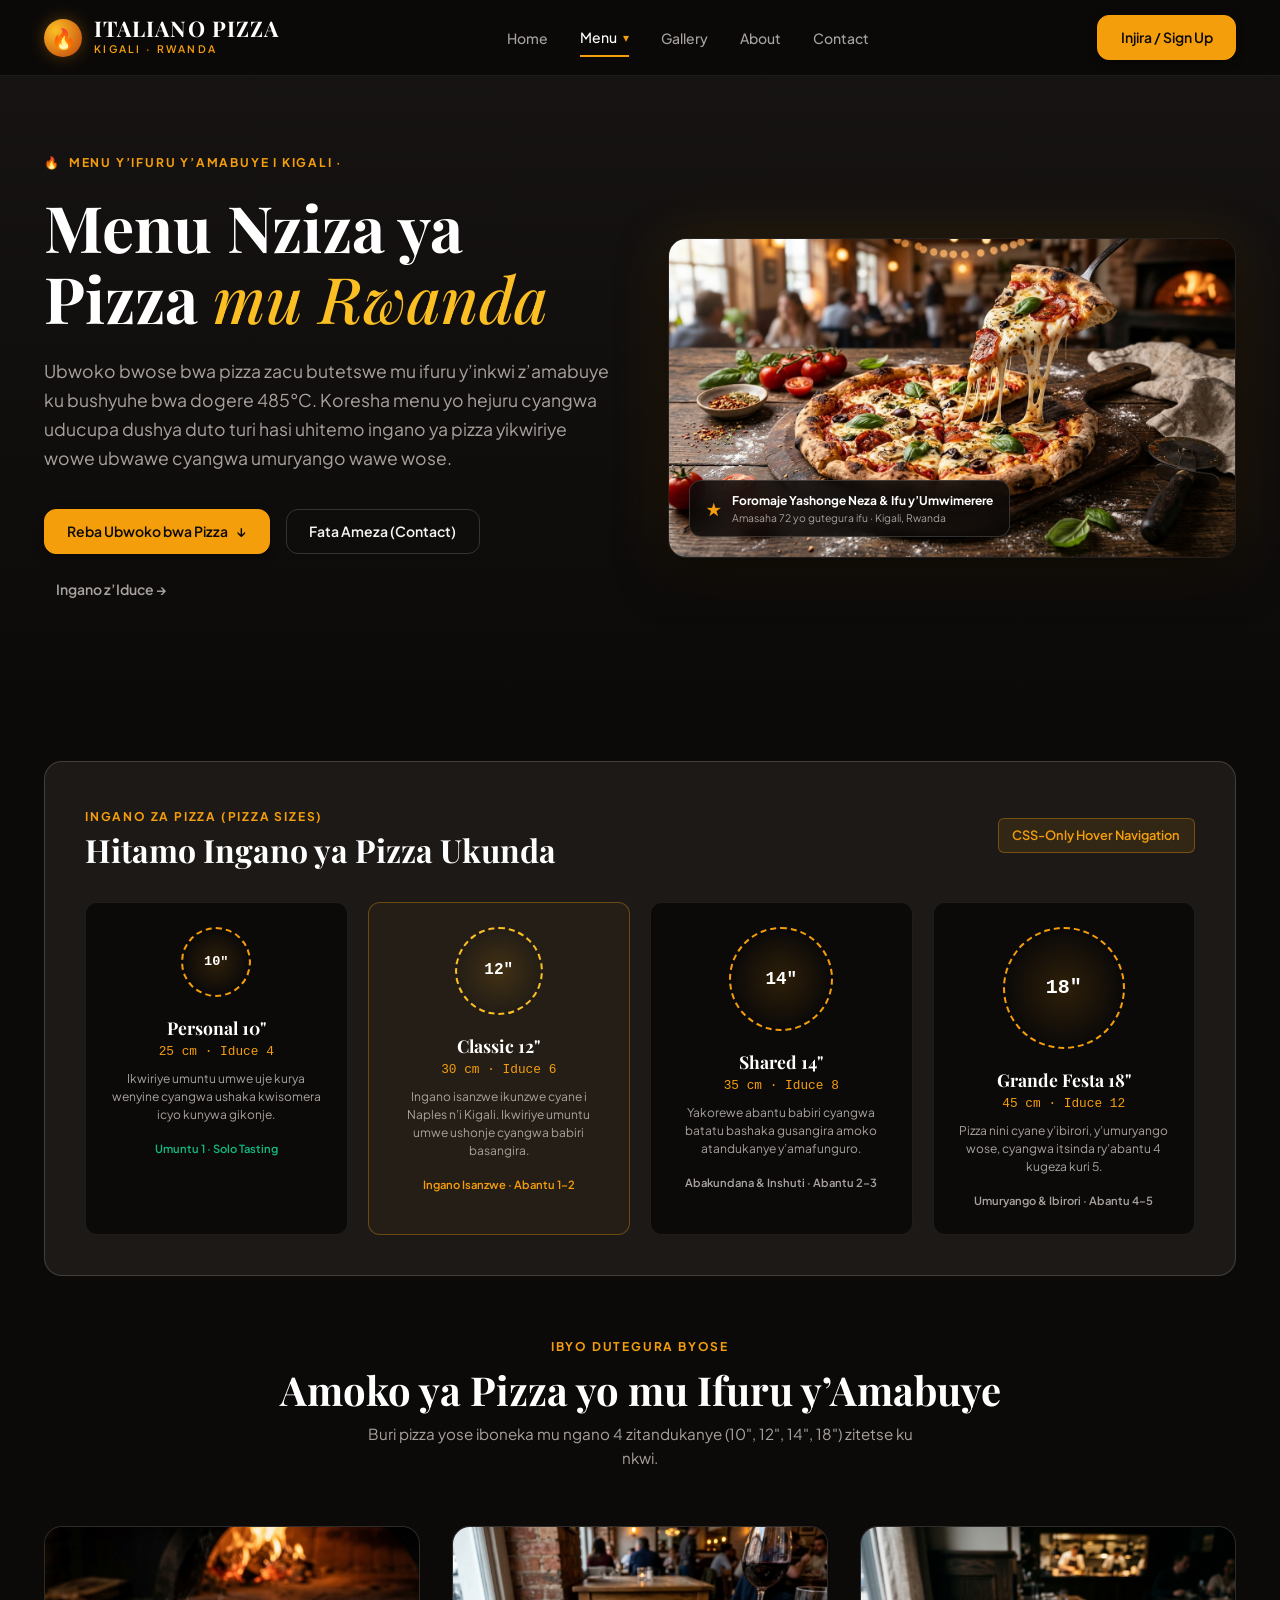
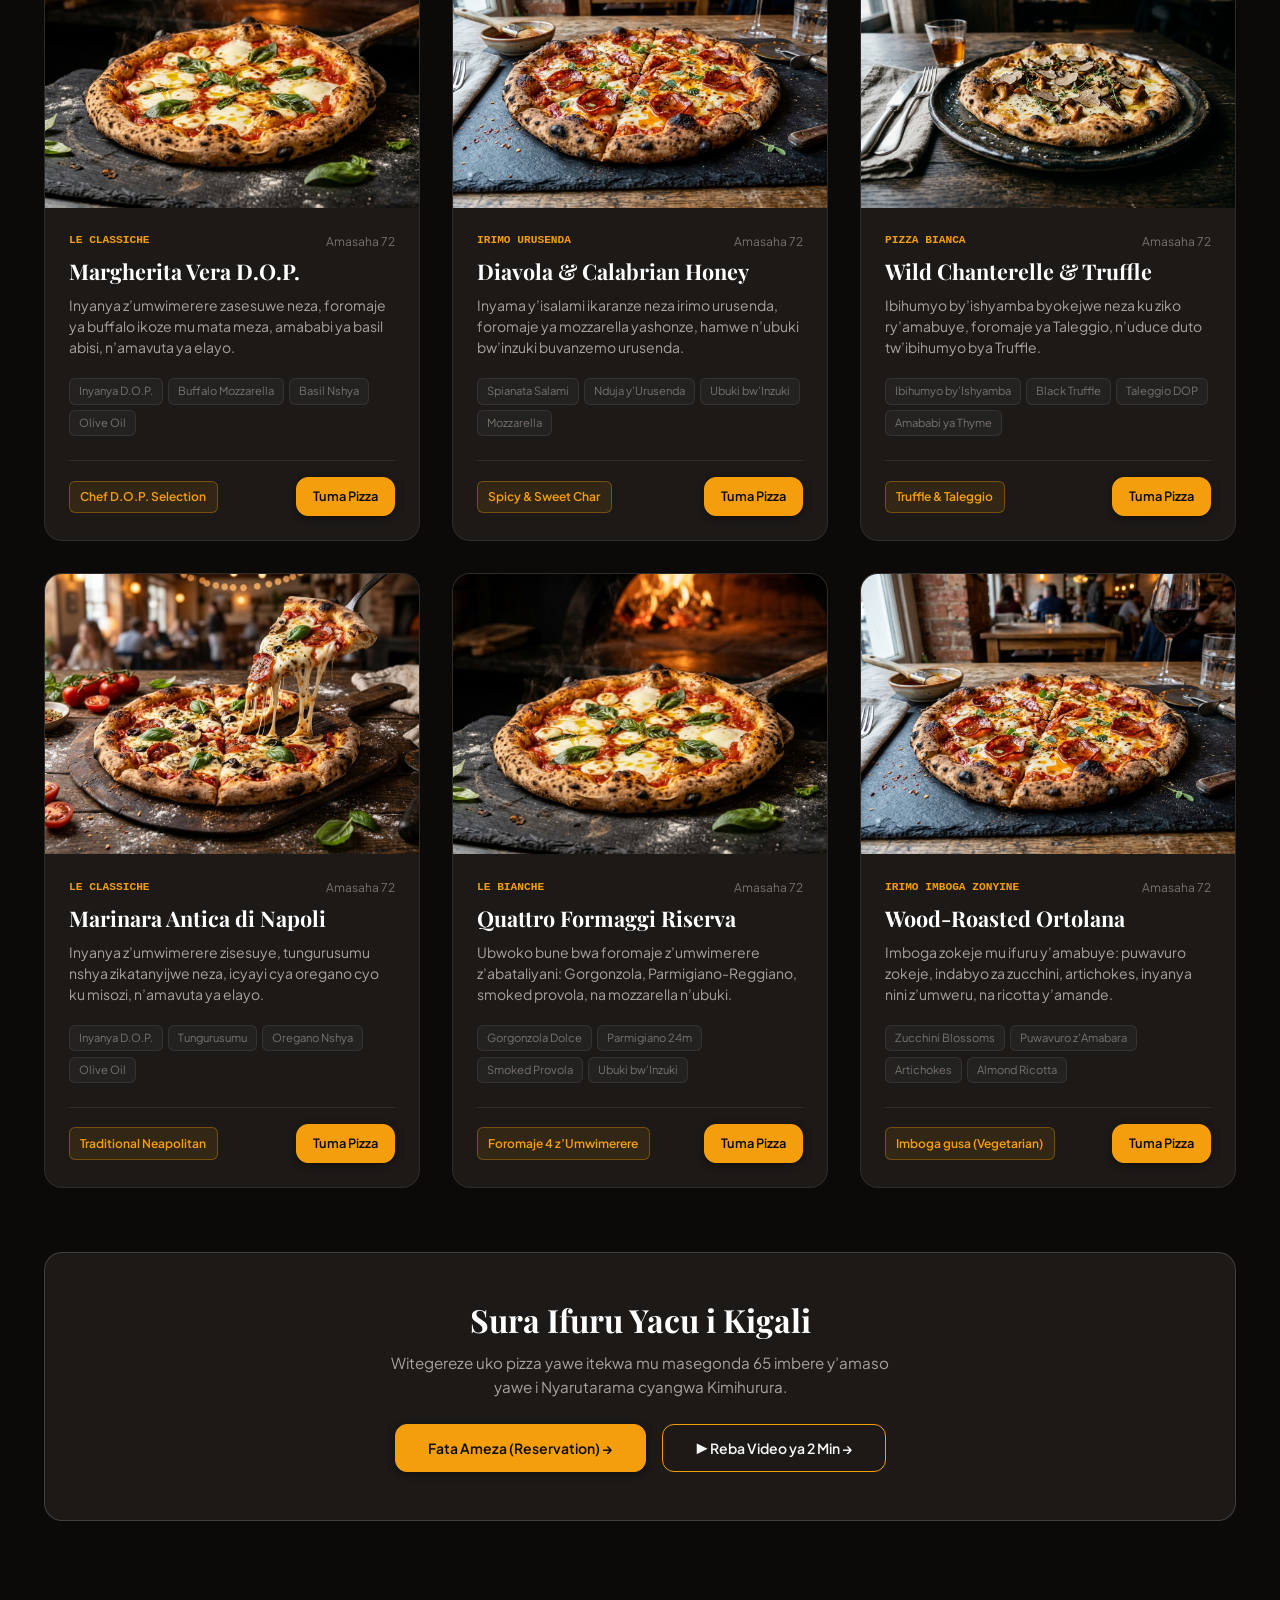
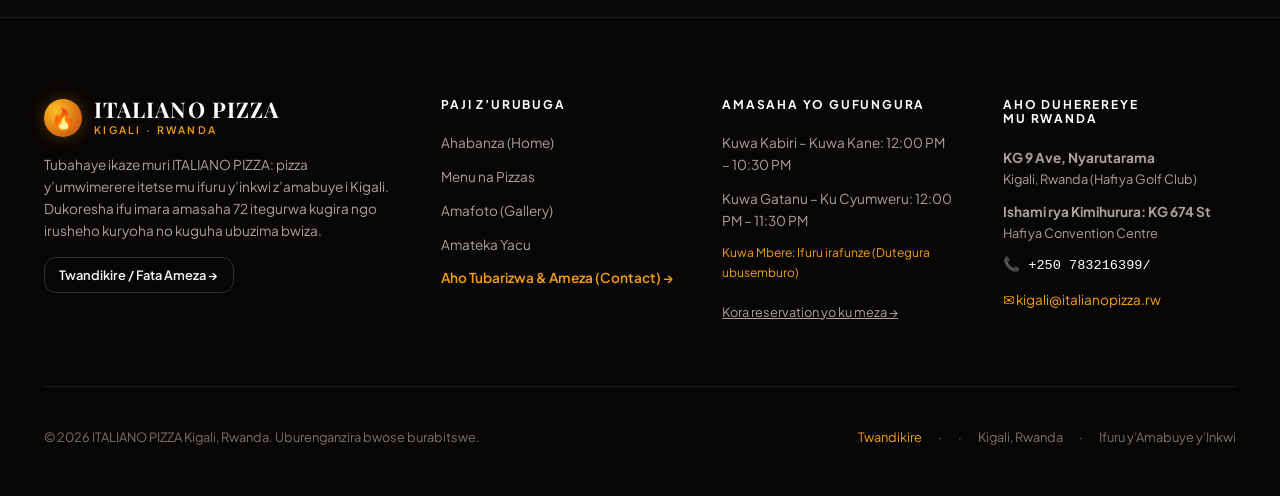
<file: menu.html>
<!doctype html>
<html lang="en">
  <head>
    <meta charset="UTF-8" />
    <meta name="viewport" content="width=device-width, initial-scale=1.0" />
    <title>Menu ya Pizza mu Ifuru y'Amabuye | ITALIANO PIZZA Kigali</title>
    <meta name="description" content="ITALIANO PIZZA Kigali: Hitamo pizza y'umwimerere itetse mu ifuru y'inkwi z'amabuye i Nyarutarama na Kimihurura, Kigali, Rwanda." />
    
    <!-- Google Fonts -->
    <link rel="preconnect" href="https://fonts.googleapis.com">
    <link rel="preconnect" href="https://fonts.gstatic.com" crossorigin>
    <link href="https://fonts.googleapis.com/css2?family=Playfair+Display:ital,wght@0,500;0,600;0,700;1,400;1,600&family=Plus+Jakarta+Sans:wght@400;500;600;700&display=swap" rel="stylesheet">
    
    <!-- Modular CSS -->
    <link rel="stylesheet" href="css/style.css" />
  </head>
  <body>
    <!-- Hidden checkbox driving the Pure CSS Auth Modal (Zero JS) -->
    <input type="checkbox" id="auth-modal" class="modal-toggle" />

    <!-- Site Header -->
    <header class="site-header">
      <div class="container header-inner">
        <!-- Zone 1: Brand Wordmark -->
        <a href="index.html" class="brand">
          <div class="brand-icon">🔥</div>
          <div class="brand-text">
            <span class="brand-title">ITALIANO PIZZA</span>
            <span class="brand-sub">Kigali &middot; Rwanda</span>
          </div>
        </a>

        <!-- Zone 2: Navigation Links WITH Pure CSS Hover Sub-Menu for Pizza Sizes -->
        <nav>
          <ul class="nav-menu">
            <li>
              <a href="index.html" class="nav-link">Home</a>
            </li>
            
            <!-- Menu link with PURE CSS-ONLY HOVER SUB-MENU for Pizza Sizes -->
            <li class="has-dropdown">
              <a href="menu.html" class="nav-link active">
                Menu <span class="dropdown-arrow">▾</span>
              </a>

              <!-- CSS-ONLY Hover Dropdown Sub-Menu -->
              <div class="css-dropdown-menu">
                <div class="dropdown-header-bar">
                  <span class="dropdown-heading">Ingano za Pizza i Kigali</span>
                  <span class="dropdown-tag">CSS Hover Nav</span>
                </div>
                <div class="sizes-grid">
                  <a href="#size-personal" class="size-item-card">
                    <div class="size-top-row">
                      <span class="size-title">Personal 10&quot;</span>
                      <span class="size-inches">25 cm</span>
                    </div>
                    <span class="size-meta">Iduce 4 &middot; Umuntu 1 (Solo)</span>
                  </a>
                  <a href="#size-classic" class="size-item-card">
                    <div class="size-top-row">
                      <span class="size-title">Classic 12&quot;</span>
                      <span class="size-inches">30 cm</span>
                    </div>
                    <span class="size-meta">Iduce 6 &middot; Abantu 1–2</span>
                  </a>
                  <a href="#size-shared" class="size-item-card">
                    <div class="size-top-row">
                      <span class="size-title">Shared 14&quot;</span>
                      <span class="size-inches">35 cm</span>
                    </div>
                    <span class="size-meta">Iduce 8 &middot; Abantu 2–3</span>
                  </a>
                  <a href="#size-family" class="size-item-card">
                    <div class="size-top-row">
                      <span class="size-title">Grande Festa 18&quot;</span>
                      <span class="size-inches">45 cm</span>
                    </div>
                    <span class="size-meta">Iduce 12 &middot; Umuryango &amp; Inshuti</span>
                  </a>
                </div>
                <div class="dropdown-footer-bar">
                  <span>Ifu: Amasaha 72 yo gutegura ifu</span>
                  <a href="#menu-catalog" class="dropdown-footer-link">Reba Menu Yose &rarr;</a>
                </div>
              </div>
            </li>

            <li>
              <a href="gallery.html" class="nav-link">Gallery</a>
            </li>
            <li>
              <a href="about.html" class="nav-link">About</a>
            </li>
            <li>
              <a href="contact.html" class="nav-link">Contact</a>
            </li>
          </ul>
        </nav>

        <!-- Zone 3: Primary Action -->
        <div class="header-actions">
         
          <label for="auth-modal" class="btn btn-primary">
            <span>Injira / Sign Up</span>
          </label>
        </div>
      </div>
    </header>

    <!-- Main Content -->
    <main>
      <!-- MENU HERO SECTION WITH PIZZA PICTURE (STRICTLY NO JAVASCRIPT) -->
      <section class="hero-section" style="padding: 4.5rem 0 3.5rem; background: linear-gradient(180deg, rgba(28,25,23,0.6) 0%, rgba(12,10,9,1) 100%);">
        <div class="container hero-grid">
          <div class="animate-fade-in">
            <div class="hero-eyebrow">
              <span class="flame-icon">🔥</span>
              <span>Menu y&rsquo;Ifuru y&rsquo;Amabuye i Kigali · </span>
            </div>
            <h1 class="hero-heading">
              Menu Nziza ya Pizza <em>mu Rwanda</em>
            </h1>
            <p class="hero-lead">
              Ubwoko bwose bwa pizza zacu butetswe mu ifuru y&rsquo;inkwi z&rsquo;amabuye ku bushyuhe bwa dogere 485°C. 
              Koresha menu yo hejuru cyangwa uducupa dushya duto turi hasi uhitemo ingano ya pizza yikwiriye wowe ubwawe cyangwa umuryango wawe wose.
            </p>
            <div class="hero-actions">
              <a href="#menu-catalog" class="btn btn-primary">
                <span>Reba Ubwoko bwa Pizza</span>
                <span>&darr;</span>
              </a>
              <a href="contact.html" class="btn btn-outline">
                <span>Fata Ameza (Contact)</span>
              </a>
              <a href="#sizes-guide" class="btn btn-text">
                <span>Ingano z&rsquo;Iduce &rarr;</span>
              </a>
            </div>
          </div>

          <!-- Hero Pizza Picture Display (CSS Styled, 0 JS) -->
          <div class="hero-visual-frame">
            <img 
              src="images/menu-hero.jpg" 
              alt="Freshly sliced gourmet wood-fired pizza with melted mozzarella cheese pull in Kigali" 
              class="hero-img"
              loading="eager"
            />
            <div class="hero-badge-overlay">
              <span style="color: var(--color-amber-primary); font-size: 1.1rem;">★</span>
              <div>
                <strong>Foromaje Yashonge Neza &amp; Ifu y&rsquo;Umwimerere</strong>
                <div style="font-size: 0.65rem; color: var(--color-text-muted);">
                  Amasaha 72 yo gutegura ifu &middot; Kigali, Rwanda
                </div>
              </div>
            </div>
          </div>
        </div>
      </section>

      <!-- SUB MENU FOR DIFFERENT PIZZA SIZES WITH CSS-ONLY HOVER STATES (KINYARWANDA) -->
      <section id="sizes-guide" class="container">
        <div class="size-showcase-box">
          <div style="display: flex; align-items: center; justify-content: space-between; flex-wrap: wrap; gap: 1rem;">
            <div>
              <span style="color: var(--color-amber-primary); font-size: 0.75rem; font-weight: 700; letter-spacing: 0.15em; text-transform: uppercase;">
                Ingano za Pizza (Pizza Sizes)
              </span>
              <h2 style="font-size: 2rem; margin-top: 0.25rem;">
                Hitamo Ingano ya Pizza Ukunda
              </h2>
            </div>
            <div style="font-size: 0.8rem; color: var(--color-amber-primary); font-weight: 600; background: rgba(245, 158, 11, 0.1); padding: 0.4rem 0.85rem; border-radius: var(--radius-sm); border: 1px solid var(--color-border-amber);">
              CSS-Only Hover Navigation
            </div>
          </div>

          <!-- Size Interactive Grid (CSS-only hover scale & transitions) -->
          <div class="size-showcase-grid">
            <!-- 10" Personal -->
            <div id="size-personal" class="size-preview-card">
              <div class="size-circle-indicator size-s">
                <span style="font-family: var(--font-mono); font-size: 0.85rem; font-weight: 700; color: #ffffff;">10&quot;</span>
              </div>
              <h3 style="font-size: 1.1rem; margin-bottom: 0.25rem;">Personal 10&quot;</h3>
              <div style="font-family: var(--font-mono); color: var(--color-amber-primary); font-size: 0.8rem; margin-bottom: 0.5rem;">
                25 cm &middot; Iduce 4
              </div>
              <p style="font-size: 0.75rem; color: var(--color-text-muted); line-height: 1.5; margin-bottom: 1rem;">
                Ikwiriye umuntu umwe uje kurya wenyine cyangwa ushaka kwisomera icyo kunywa gikonje.
              </p>
              <span style="font-size: 0.7rem; color: var(--color-emerald); font-weight: 600;">Umuntu 1 &middot; Solo Tasting</span>
            </div>

            <!-- 12" Classic -->
            <div id="size-classic" class="size-preview-card" style="border-color: var(--color-border-amber); background-color: rgba(245, 158, 11, 0.04);">
              <div class="size-circle-indicator size-m" style="border-color: var(--color-amber-hover);">
                <span style="font-family: var(--font-mono); font-size: 1rem; font-weight: 700; color: #ffffff;">12&quot;</span>
              </div>
              <h3 style="font-size: 1.1rem; margin-bottom: 0.25rem;">Classic 12&quot;</h3>
              <div style="font-family: var(--font-mono); color: var(--color-amber-primary); font-size: 0.8rem; margin-bottom: 0.5rem;">
                30 cm &middot; Iduce 6
              </div>
              <p style="font-size: 0.75rem; color: var(--color-text-muted); line-height: 1.5; margin-bottom: 1rem;">
                Ingano isanzwe ikunzwe cyane i Naples n&rsquo;i Kigali. Ikwiriye umuntu umwe ushonje cyangwa babiri basangira.
              </p>
              <span style="font-size: 0.7rem; color: var(--color-amber-primary); font-weight: 600;">Ingano Isanzwe &middot; Abantu 1–2</span>
            </div>

            <!-- 14" Shared -->
            <div id="size-shared" class="size-preview-card">
              <div class="size-circle-indicator size-l">
                <span style="font-family: var(--font-mono); font-size: 1.1rem; font-weight: 700; color: #ffffff;">14&quot;</span>
              </div>
              <h3 style="font-size: 1.1rem; margin-bottom: 0.25rem;">Shared 14&quot;</h3>
              <div style="font-family: var(--font-mono); color: var(--color-amber-primary); font-size: 0.8rem; margin-bottom: 0.5rem;">
                35 cm &middot; Iduce 8
              </div>
              <p style="font-size: 0.75rem; color: var(--color-text-muted); line-height: 1.5; margin-bottom: 1rem;">
                Yakorewe abantu babiri cyangwa batatu bashaka gusangira amoko atandukanye y&rsquo;amafunguro.
              </p>
              <span style="font-size: 0.7rem; color: var(--color-text-muted); font-weight: 600;">Abakundana &amp; Inshuti &middot; Abantu 2–3</span>
            </div>

            <!-- 18" Grande Festa -->
            <div id="size-family" class="size-preview-card">
              <div class="size-circle-indicator size-xl">
                <span style="font-family: var(--font-mono); font-size: 1.25rem; font-weight: 700; color: #ffffff;">18&quot;</span>
              </div>
              <h3 style="font-size: 1.1rem; margin-bottom: 0.25rem;">Grande Festa 18&quot;</h3>
              <div style="font-family: var(--font-mono); color: var(--color-amber-primary); font-size: 0.8rem; margin-bottom: 0.5rem;">
                45 cm &middot; Iduce 12
              </div>
              <p style="font-size: 0.75rem; color: var(--color-text-muted); line-height: 1.5; margin-bottom: 1rem;">
                Pizza nini cyane y&rsquo;ibirori, y&rsquo;umuryango wose, cyangwa itsinda ry&rsquo;abantu 4 kugeza kuri 5.
              </p>
              <span style="font-size: 0.7rem; color: var(--color-text-muted); font-weight: 600;">Umuryango &amp; Ibirori &middot; Abantu 4–5</span>
            </div>
          </div>
        </div>
      </section>

      <!-- FULL MENU CATALOG -->
      <section id="menu-catalog" class="container" style="padding-bottom: 6rem;">
        <div style="text-align: center; margin-bottom: 3.5rem;">
          <span style="color: var(--color-amber-primary); font-size: 0.75rem; font-weight: 700; letter-spacing: 0.15em; text-transform: uppercase;">
            Ibyo Dutegura Byose
          </span>
          <h2 style="font-size: 2.5rem; margin-top: 0.5rem;">
            Amoko ya Pizza yo mu Ifuru y&rsquo;Amabuye
          </h2>
          <p style="color: var(--color-text-muted); max-width: 580px; margin: 0.5rem auto 0; font-size: 0.95rem;">
            Buri pizza yose iboneka mu ngano 4 zitandukanye (10&quot;, 12&quot;, 14&quot;, 18&quot;) zitetse ku nkwi.
          </p>
        </div>

        <div class="pizza-grid">
          <!-- Item 1: Margherita D.O.P. -->
          <article class="pizza-card card-hover-fx">
            <div class="card-img-wrap">
              <img src="images/hero-margherita.jpg" alt="Margherita Vera DOP Pizza" class="card-img" />
            </div>
            <div class="card-content">
              <div class="card-kicker-row">
                <span class="card-kicker">Le Classiche</span>
                <span class="card-ferment">Amasaha 72</span>
              </div>
              <h3 class="card-title">Margherita Vera D.O.P.</h3>
              <p class="card-desc">
                Inyanya z&rsquo;umwimerere zasesuwe neza, foromaje ya buffalo ikoze mu mata meza, amababi ya basil abisi, n&rsquo;amavuta ya elayo.
              </p>
              <div class="ingredients-list">
                <span class="ingredient-item">Inyanya D.O.P.</span>
                <span class="ingredient-item">Buffalo Mozzarella</span>
                <span class="ingredient-item">Basil Nshya</span>
                <span class="ingredient-item">Olive Oil</span>
              </div>
              <div class="card-footer">
                <span class="card-tag-badge">Chef D.O.P. Selection</span>
                <label for="auth-modal" class="btn btn-primary" style="padding: 0.5rem 1rem; font-size: 0.8rem;">
                  Tuma Pizza
                </label>
              </div>
            </div>
          </article>

          <!-- Item 2: Diavola & Hot Calabrian Honey -->
          <article class="pizza-card card-hover-fx">
            <div class="card-img-wrap">
              <img src="images/pizza-diavola.jpg" alt="Diavola & Calabrian Hot Honey Pizza" class="card-img" />
            </div>
            <div class="card-content">
              <div class="card-kicker-row">
                <span class="card-kicker">Irimo Urusenda</span>
                <span class="card-ferment">Amasaha 72</span>
              </div>
              <h3 class="card-title">Diavola &amp; Calabrian Honey</h3>
              <p class="card-desc">
                Inyama y&rsquo;isalami ikaranze neza irimo urusenda, foromaje ya mozzarella yashonze, hamwe n&rsquo;ubuki bw&rsquo;inzuki buvanzemo urusenda.
              </p>
              <div class="ingredients-list">
                <span class="ingredient-item">Spianata Salami</span>
                <span class="ingredient-item">Nduja y&rsquo;Urusenda</span>
                <span class="ingredient-item">Ubuki bw&rsquo;Inzuki</span>
                <span class="ingredient-item">Mozzarella</span>
              </div>
              <div class="card-footer">
                <span class="card-tag-badge">Spicy &amp; Sweet Char</span>
                <label for="auth-modal" class="btn btn-primary" style="padding: 0.5rem 1rem; font-size: 0.8rem;">
                  Tuma Pizza
                </label>
              </div>
            </div>
          </article>

          <!-- Item 3: Wild Chanterelle & Alba Truffle -->
          <article class="pizza-card card-hover-fx">
            <div class="card-img-wrap">
              <img src="images/pizza-truffle.jpg" alt="Wild Chanterelle and Black Truffle Pizza" class="card-img" />
            </div>
            <div class="card-content">
              <div class="card-kicker-row">
                <span class="card-kicker">Pizza Bianca</span>
                <span class="card-ferment">Amasaha 72</span>
              </div>
              <h3 class="card-title">Wild Chanterelle &amp; Truffle</h3>
              <p class="card-desc">
                Ibihumyo by&rsquo;ishyamba byokejwe neza ku ziko ry&rsquo;amabuye, foromaje ya Taleggio, n&rsquo;uduce duto tw&rsquo;ibihumyo bya Truffle.
              </p>
              <div class="ingredients-list">
                <span class="ingredient-item">Ibihumyo by&rsquo;Ishyamba</span>
                <span class="ingredient-item">Black Truffle</span>
                <span class="ingredient-item">Taleggio DOP</span>
                <span class="ingredient-item">Amababi ya Thyme</span>
              </div>
              <div class="card-footer">
                <span class="card-tag-badge">Truffle &amp; Taleggio</span>
                <label for="auth-modal" class="btn btn-primary" style="padding: 0.5rem 1rem; font-size: 0.8rem;">
                  Tuma Pizza
                </label>
              </div>
            </div>
          </article>

          <!-- Item 4: Marinara Antica di Napoli -->
          <article class="pizza-card card-hover-fx">
            <div class="card-img-wrap">
              <img src="images/menu-hero.jpg" alt="Marinara Antica di Napoli Pizza" class="card-img" />
            </div>
            <div class="card-content">
              <div class="card-kicker-row">
                <span class="card-kicker">Le Classiche</span>
                <span class="card-ferment">Amasaha 72</span>
              </div>
              <h3 class="card-title">Marinara Antica di Napoli</h3>
              <p class="card-desc">
                Inyanya z&rsquo;umwimerere zisesuye, tungurusumu nshya zikatanyijwe neza, icyayi cya oregano cyo ku misozi, n&rsquo;amavuta ya elayo.
              </p>
              <div class="ingredients-list">
                <span class="ingredient-item">Inyanya D.O.P.</span>
                <span class="ingredient-item">Tungurusumu</span>
                <span class="ingredient-item">Oregano Nshya</span>
                <span class="ingredient-item">Olive Oil</span>
              </div>
              <div class="card-footer">
                <span class="card-tag-badge">Traditional Neapolitan</span>
                <label for="auth-modal" class="btn btn-primary" style="padding: 0.5rem 1rem; font-size: 0.8rem;">
                  Tuma Pizza
                </label>
              </div>
            </div>
          </article>

          <!-- Item 5: Quattro Formaggi Riserva -->
          <article class="pizza-card card-hover-fx">
            <div class="card-img-wrap">
              <img src="images/hero-margherita.jpg" alt="Quattro Formaggi Riserva Pizza" class="card-img" />
            </div>
            <div class="card-content">
              <div class="card-kicker-row">
                <span class="card-kicker">Le Bianche</span>
                <span class="card-ferment">Amasaha 72</span>
              </div>
              <h3 class="card-title">Quattro Formaggi Riserva</h3>
              <p class="card-desc">
                Ubwoko bune bwa foromaje z&rsquo;umwimerere z&rsquo;abataliyani: Gorgonzola, Parmigiano-Reggiano, smoked provola, na mozzarella n&rsquo;ubuki.
              </p>
              <div class="ingredients-list">
                <span class="ingredient-item">Gorgonzola Dolce</span>
                <span class="ingredient-item">Parmigiano 24m</span>
                <span class="ingredient-item">Smoked Provola</span>
                <span class="ingredient-item">Ubuki bw&rsquo;Inzuki</span>
              </div>
              <div class="card-footer">
                <span class="card-tag-badge">Foromaje 4 z&rsquo;Umwimerere</span>
                <label for="auth-modal" class="btn btn-primary" style="padding: 0.5rem 1rem; font-size: 0.8rem;">
                  Tuma Pizza
                </label>
              </div>
            </div>
          </article>

          <!-- Item 6: Wood-Roasted Ortolana -->
          <article class="pizza-card card-hover-fx">
            <div class="card-img-wrap">
              <img src="images/pizza-diavola.jpg" alt="Wood-Roasted Ortolana Pizza" class="card-img" />
            </div>
            <div class="card-content">
              <div class="card-kicker-row">
                <span class="card-kicker">Irimo Imboga Zonyine</span>
                <span class="card-ferment">Amasaha 72</span>
              </div>
              <h3 class="card-title">Wood-Roasted Ortolana</h3>
              <p class="card-desc">
                Imboga zokeje mu ifuru y&rsquo;amabuye: puwavuro zokeje, indabyo za zucchini, artichokes, inyanya nini z&rsquo;umweru, na ricotta y&rsquo;amande.
              </p>
              <div class="ingredients-list">
                <span class="ingredient-item">Zucchini Blossoms</span>
                <span class="ingredient-item">Puwavuro z&rsquo;Amabara</span>
                <span class="ingredient-item">Artichokes</span>
                <span class="ingredient-item">Almond Ricotta</span>
              </div>
              <div class="card-footer">
                <span class="card-tag-badge">Imboga gusa (Vegetarian)</span>
                <label for="auth-modal" class="btn btn-primary" style="padding: 0.5rem 1rem; font-size: 0.8rem;">
                  Tuma Pizza
                </label>
              </div>
            </div>
          </article>
        </div>

        <!-- Reservation CTA Box -->
        <div style="margin-top: 4rem; padding: 3rem; background: var(--color-bg-surface); border: 1px solid var(--color-border-strong); border-radius: var(--radius-lg); text-align: center;">
          <h3 style="font-size: 2rem; margin-bottom: 0.75rem;">Sura Ifuru Yacu i Kigali</h3>
          <p style="color: var(--color-text-muted); max-width: 500px; margin: 0 auto 1.5rem; font-size: 0.95rem;">
            Witegereze uko pizza yawe itekwa mu masegonda 65 imbere y&rsquo;amaso yawe i Nyarutarama cyangwa Kimihurura.
          </p>
          <div style="display: flex; gap: 1rem; justify-content: center; flex-wrap: wrap;">
            <a href="contact.html" class="btn btn-primary" style="padding: 0.75rem 2rem;">
              <span>Fata Ameza (Reservation) &rarr;</span>
            </a>
            <a href="index.html#pizza-video" class="btn btn-outline" style="padding: 0.75rem 2rem; border-color: var(--color-amber-primary);">
              <span>▶ Reba Video ya 2 Min &rarr;</span>
            </a>
          </div>
        </div>
      </section>
    </main>

    <!-- Pure CSS Auth Modal (Login / Sign Up) -->
    <div class="css-modal">
      <label for="auth-modal" class="modal-backdrop-label" title="Funga"></label>
      
      <input type="radio" name="auth-tab" id="auth-tab-login" class="tab-radio" checked />
      <input type="radio" name="auth-tab" id="auth-tab-signup" class="tab-radio" />

      <div class="modal-dialog">
        <div class="modal-header">
          <div>
            <span class="modal-kicker">ITALIANO PIZZA Kigali</span>
            <h3 class="modal-title">Injira cyangwa Iyandikishe</h3>
          </div>
          <label for="auth-modal" class="modal-close-btn" title="Funga">&times;</label>
        </div>

        <div class="tab-nav">
          <label for="auth-tab-login" class="tab-label">Injira (Sign In)</label>
          <label for="auth-tab-signup" class="tab-label">Fungura Konti</label>
        </div>

        <!-- Login Panel -->
        <div id="panel-login" class="auth-panel">
          <form action="/menu.html" method="get">
            <div class="form-group">
              <label class="form-label" for="login-email">Imeyili (Email)</label>
              <input type="email" id="login-email" class="form-input" required placeholder="umukiriya@italianopizza.rw" />
            </div>
            <div class="form-group">
              <label class="form-label" for="login-password">Ijambobanga (Password)</label>
              <input type="password" id="login-password" class="form-input" required placeholder="••••••••" />
            </div>
            <button type="submit" class="btn btn-primary" style="width: 100%; padding: 0.75rem; margin-top: 0.5rem;">
              <span>Injira Muri Konti Yawe</span>
            </button>
            <p class="form-footer-note">
              Ukeneye ubufasha cyangwa gutumiza ku meza? <a href="contact.html" style="color: var(--color-amber-primary); text-decoration: underline;">Twandikire hano &rarr;</a>
            </p>
          </form>
        </div>

        <!-- Sign Up Panel -->
        <div id="panel-signup" class="auth-panel">
          <form action="/menu.html" method="get">
            <div class="form-group">
              <label class="form-label" for="signup-name">Amazina Yombi</label>
              <input type="text" id="signup-name" class="form-input" required placeholder="Jean Claude Mugisha" />
            </div>
            <div class="form-group">
              <label class="form-label" for="signup-email">Imeyili (Email)</label>
              <input type="email" id="signup-email" class="form-input" required placeholder="mugisha@example.rw" />
            </div>
            <div class="form-group">
              <label class="form-label" for="signup-password">Shyiraho Ijambobanga</label>
              <input type="password" id="signup-password" class="form-input" required placeholder="••••••••" />
            </div>
            <button type="submit" class="btn btn-primary" style="width: 100%; padding: 0.75rem; margin-top: 0.5rem;">
              <span>Fungura Konti Nshya</span>
            </button>
            <p class="form-footer-note">
              Ibibazo? <a href="contact.html" style="color: var(--color-amber-primary); text-decoration: underline;">Hamagara cyangwa utwandikire &rarr;</a>
            </p>
          </form>
        </div>
      </div>
    </div>

    <!-- Mobile Navigation Bar -->
    <div class="mobile-nav-bar">
      <a href="index.html" class="mobile-nav-link">Home</a>
      <a href="menu.html" class="mobile-nav-link active">Menu</a>
      <a href="gallery.html" class="mobile-nav-link">Gallery</a>
      <a href="about.html" class="mobile-nav-link">About</a>
      <a href="contact.html" class="mobile-nav-link">Contact</a>
    </div>

    <!-- Site Footer with RWANDA ADDRESS -->
    <footer class="site-footer">
      <div class="container">
               
          
        <div class="footer-grid">
          <div class="footer-col">
            <div class="brand" style="margin-bottom: 1rem;">
              <div class="brand-icon">🔥</div>
              <div class="brand-text">
                <span class="brand-title">ITALIANO PIZZA</span>
                <span class="brand-sub">Kigali &middot; Rwanda</span>
              </div>
            </div>
            <p style="font-size: 0.85rem; line-height: 1.6; color: var(--color-text-muted); margin-bottom: 1rem;">
              Tubahaye ikaze muri ITALIANO PIZZA: pizza y&rsquo;umwimerere itetse mu ifuru y&rsquo;inkwi z&rsquo;amabuye i Kigali. 
              Dukoresha ifu imara amasaha 72 itegurwa kugira ngo irusheho kuryoha no kuguha ubuzima bwiza.
            </p>
            <a href="contact.html" class="btn btn-outline" style="padding: 0.4rem 0.9rem; font-size: 0.8rem;">
              <span>Twandikire / Fata Ameza &rarr;</span>
            </a>
          </div>

          <div class="footer-col">
            <h4>Paji z&rsquo;Urubuga</h4>
            <div class="footer-links">
              <a href="index.html">Ahabanza (Home)</a>
              <a href="menu.html">Menu na Pizzas</a>
              <a href="gallery.html">Amafoto (Gallery)</a>
              <a href="about.html">Amateka Yacu</a>
              <a href="contact.html" style="color: var(--color-amber-primary); font-weight: 600;">Aho Tubarizwa &amp; Ameza (Contact) &rarr;</a>
            </div>
          </div>

          <div class="footer-col">
            <h4>Amasaha yo Gufungura</h4>
            <div class="footer-links">
              <p>Kuwa Kabiri &ndash; Kuwa Kane: 12:00 PM &ndash; 10:30 PM</p>
              <p>Kuwa Gatanu &ndash; Ku Cyumweru: 12:00 PM &ndash; 11:30 PM</p>
              <p style="color: var(--color-amber-primary); font-size: 0.75rem;">Kuwa Mbere: Ifuru irafunze (Dutegura ubusemburo)</p>
              <a href="contact.html" style="color: var(--color-text-muted); font-size: 0.8rem; text-decoration: underline; margin-top: 0.5rem; display: inline-block;">
                Kora reservation yo ku meza &rarr;
              </a>
            </div>
          </div>

          <div class="footer-col">
            <h4>Aho Duherereye mu Rwanda</h4>
            <div class="footer-links">
              <a href="contact.html" style="display: block;">
                <strong>KG 9 Ave, Nyarutarama</strong>
                <span style="display: block; color: var(--color-text-muted); font-size: 0.8rem;">Kigali, Rwanda (Hafi ya Golf Club)</span>
              </a>
              <a href="contact.html" style="display: block;">
                <strong>Ishami rya Kimihurura: KG 674 St</strong>
                <span style="display: block; color: var(--color-text-muted); font-size: 0.8rem;">Hafi ya Convention Centre</span>
              </a>
              <a href="tel:+250788456789" style="font-family: var(--font-mono); color: #ffffff; display: block;">
                📞 +250 783216399/
              </a>
              <a href="mailto:kigali@italianopizza.rw" style="color: var(--color-amber-primary); display: block;">
                ✉️ kigali@italianopizza.rw
              </a>
            </div>
          </div>
        </div>

        <div class="footer-bottom">
          <p>&copy; 2026 ITALIANO PIZZA Kigali, Rwanda. Uburenganzira bwose burabitswe.</p>
          <div style="display: flex; gap: 1rem;">
            <a href="contact.html" style="color: var(--color-amber-primary);">Twandikire</a>
            <span>&middot;</span>
            <!-- <a href="italiano-pizza-website.zip" download="italiano-pizza-website.zip" style="color: var(--color-amber-primary); text-decoration: underline;">⬇ Download Website (ZIP)</a> -->
            <span>&middot;</span>
            <span>Kigali, Rwanda</span>
            <span>&middot;</span>
            <span>Ifuru y&rsquo;Amabuye y&rsquo;Inkwi</span>
          </div>
        </div>
      </div>
    </footer>
  </body>
</html>
</file>
<file: css/style.css>
/* Master Modular Stylesheet */
@import "./variables.css";
@import "./reset.css";
@import "./animations.css";
@import "./layout.css";
@import "./components.css";
</file>
